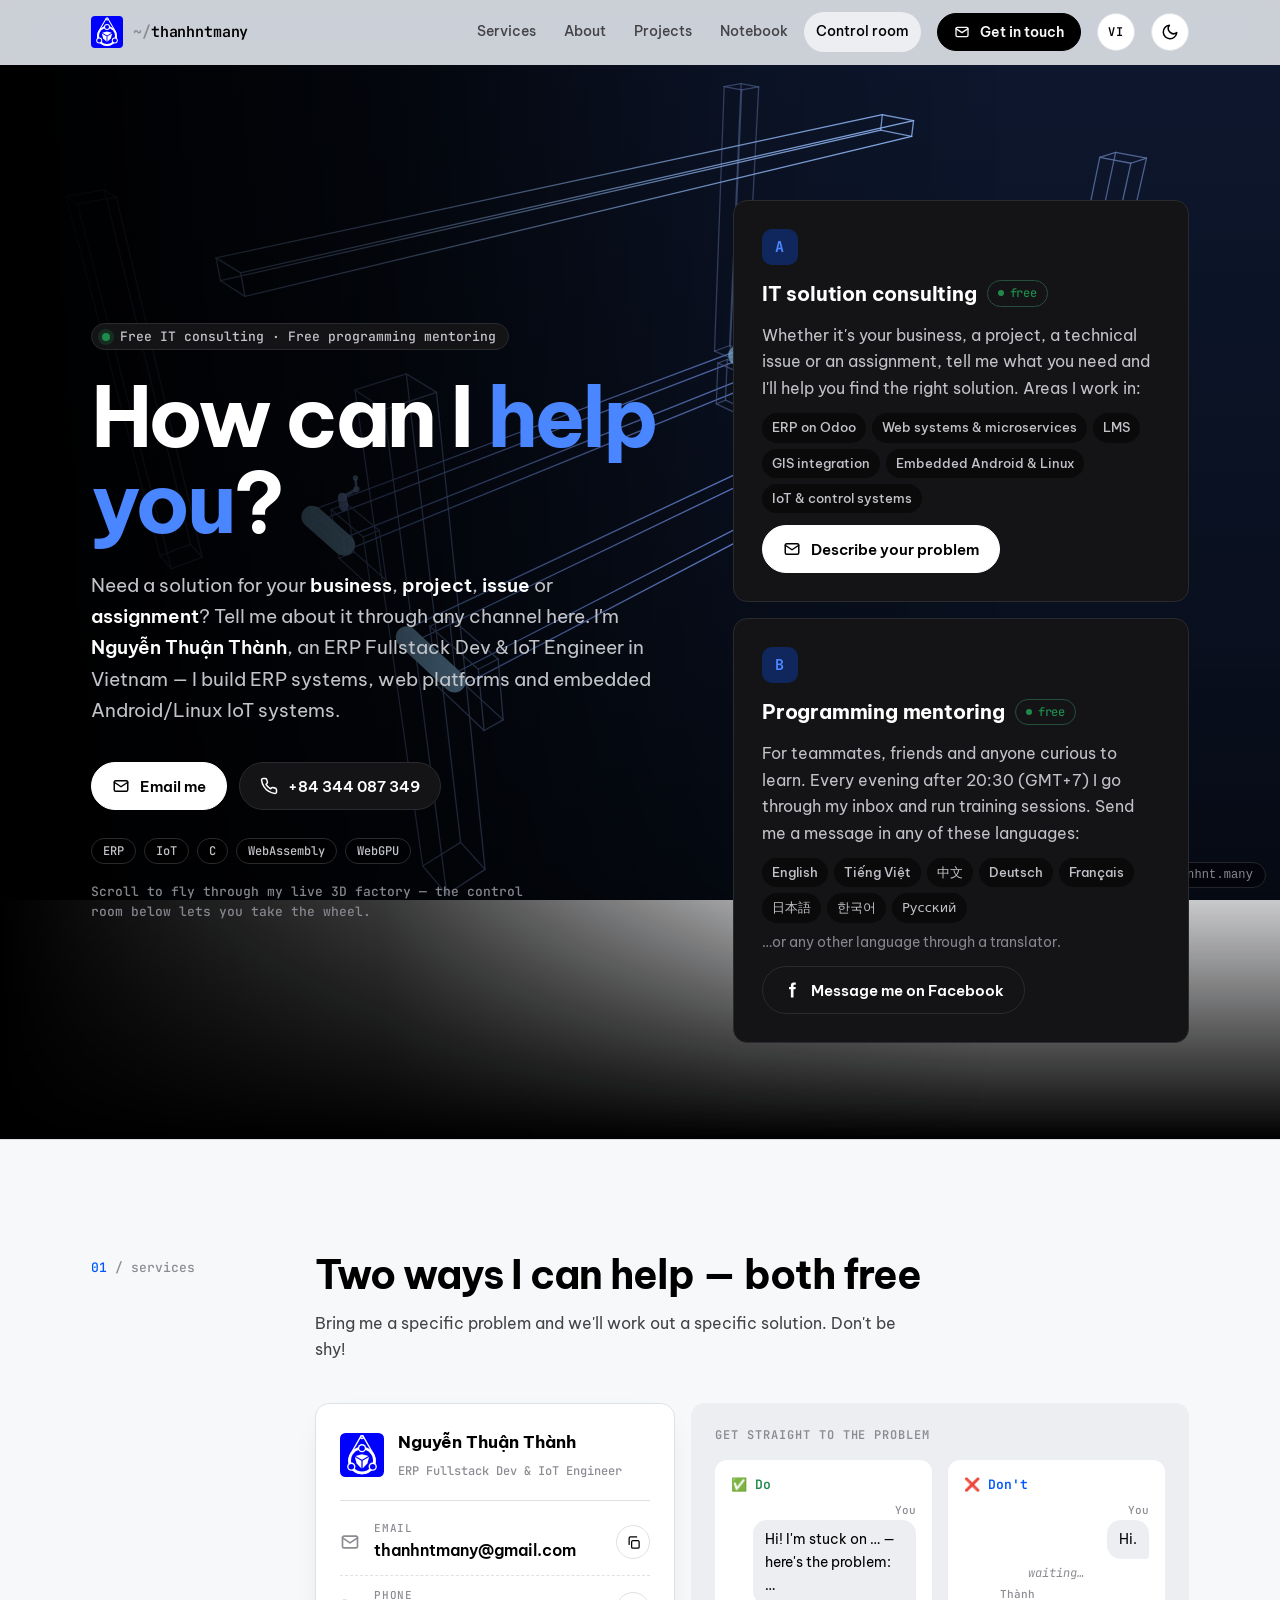
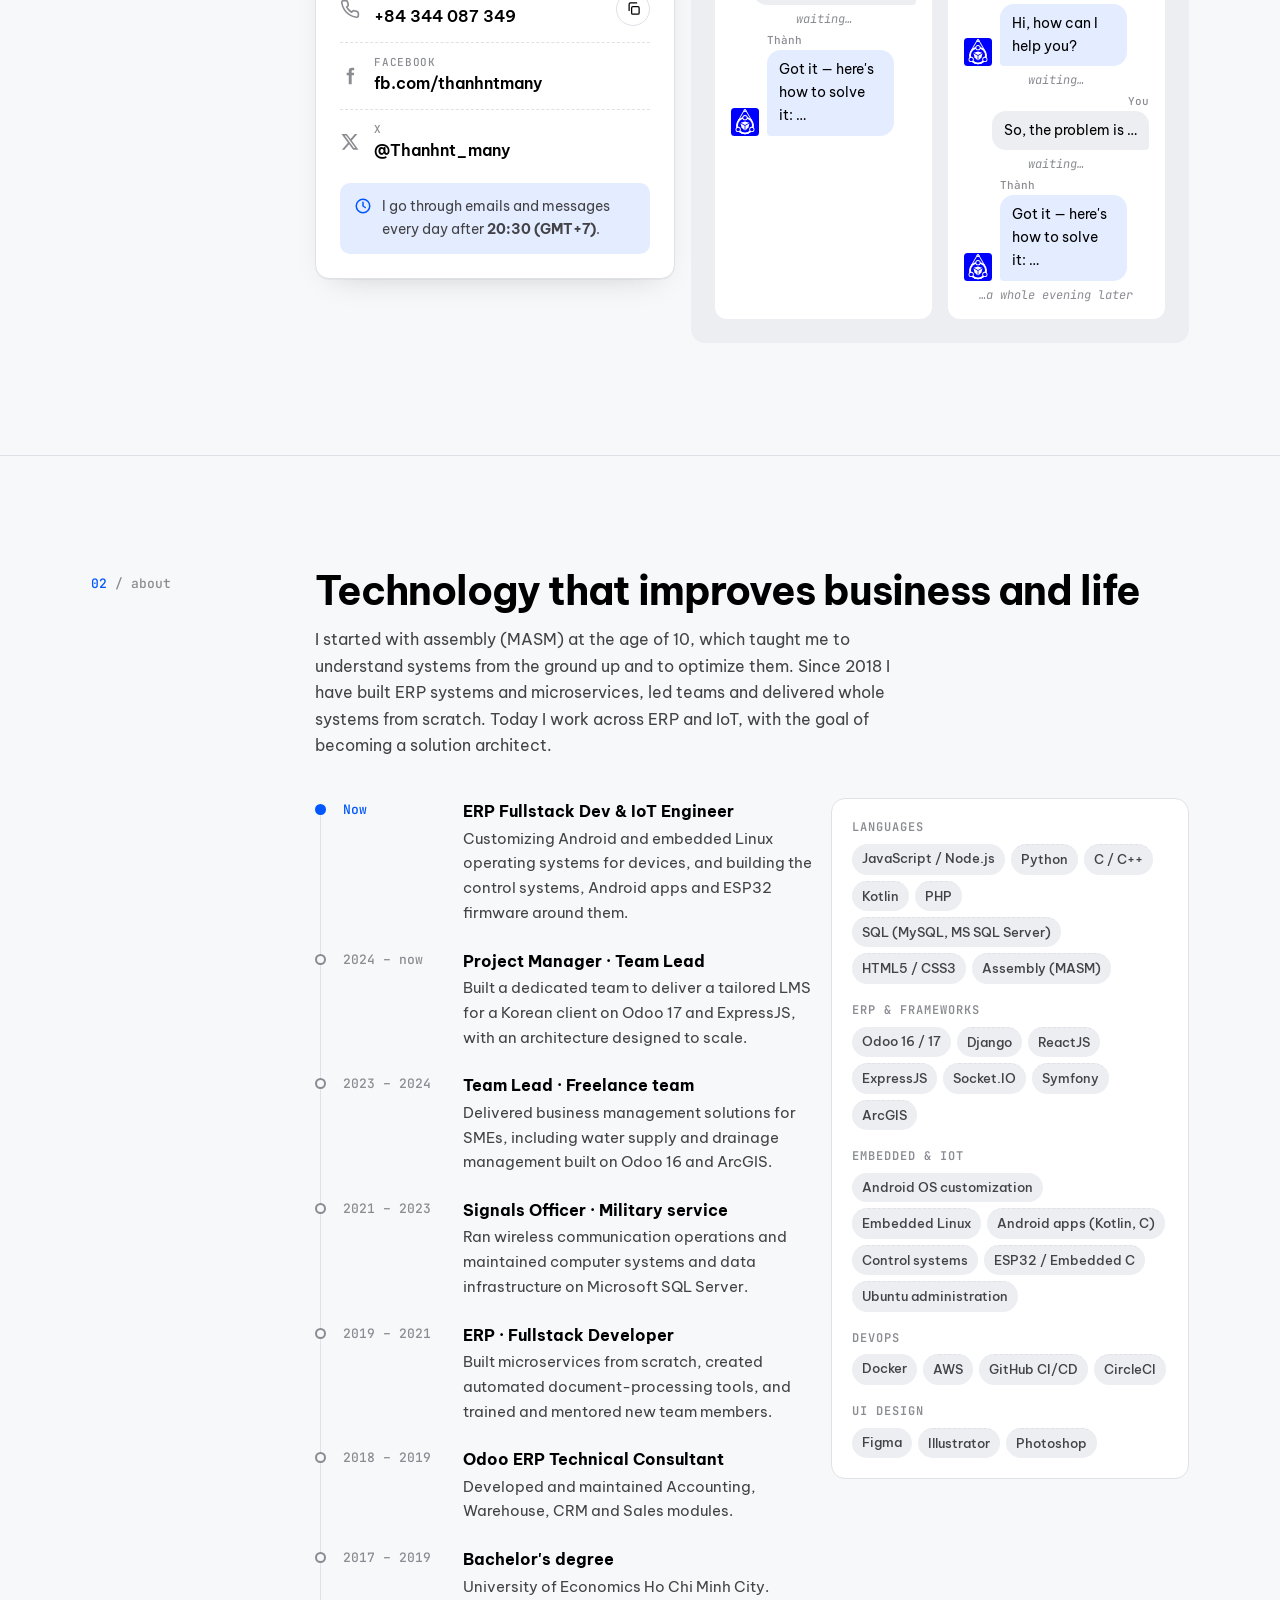
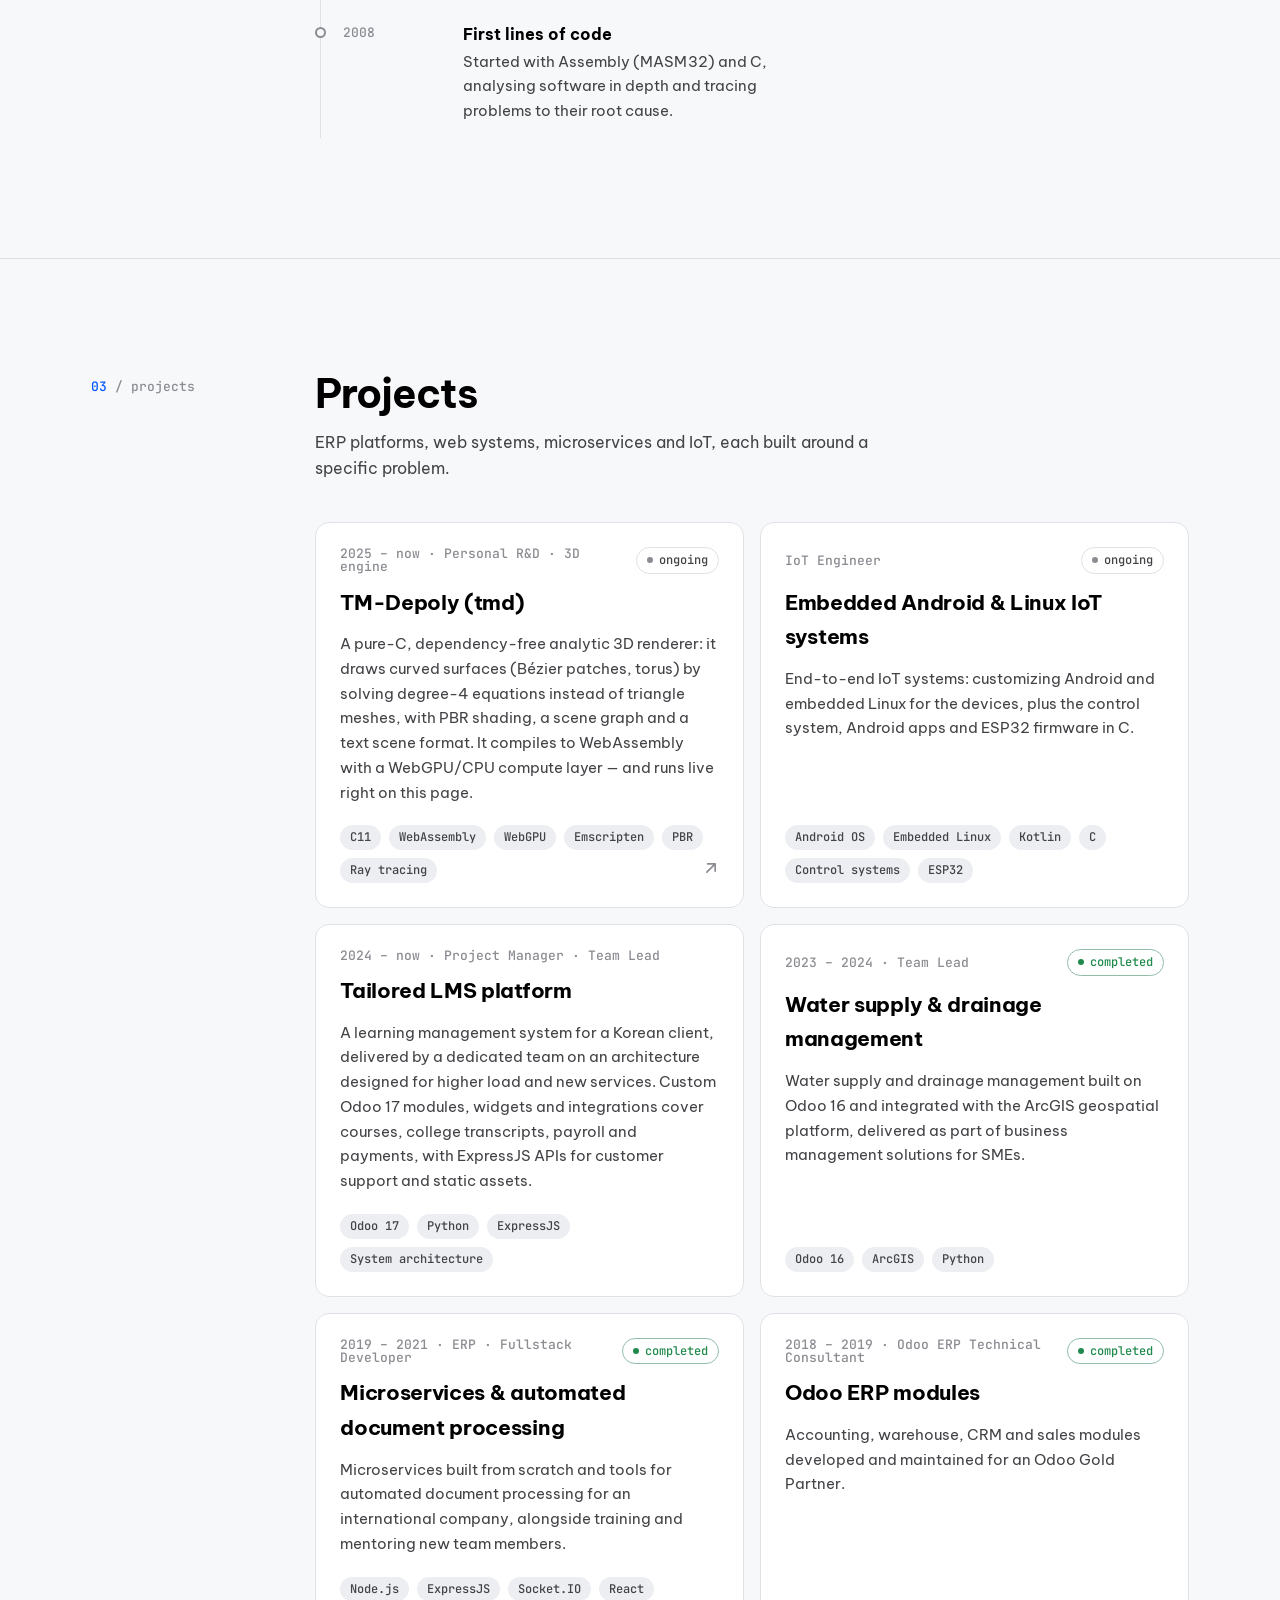
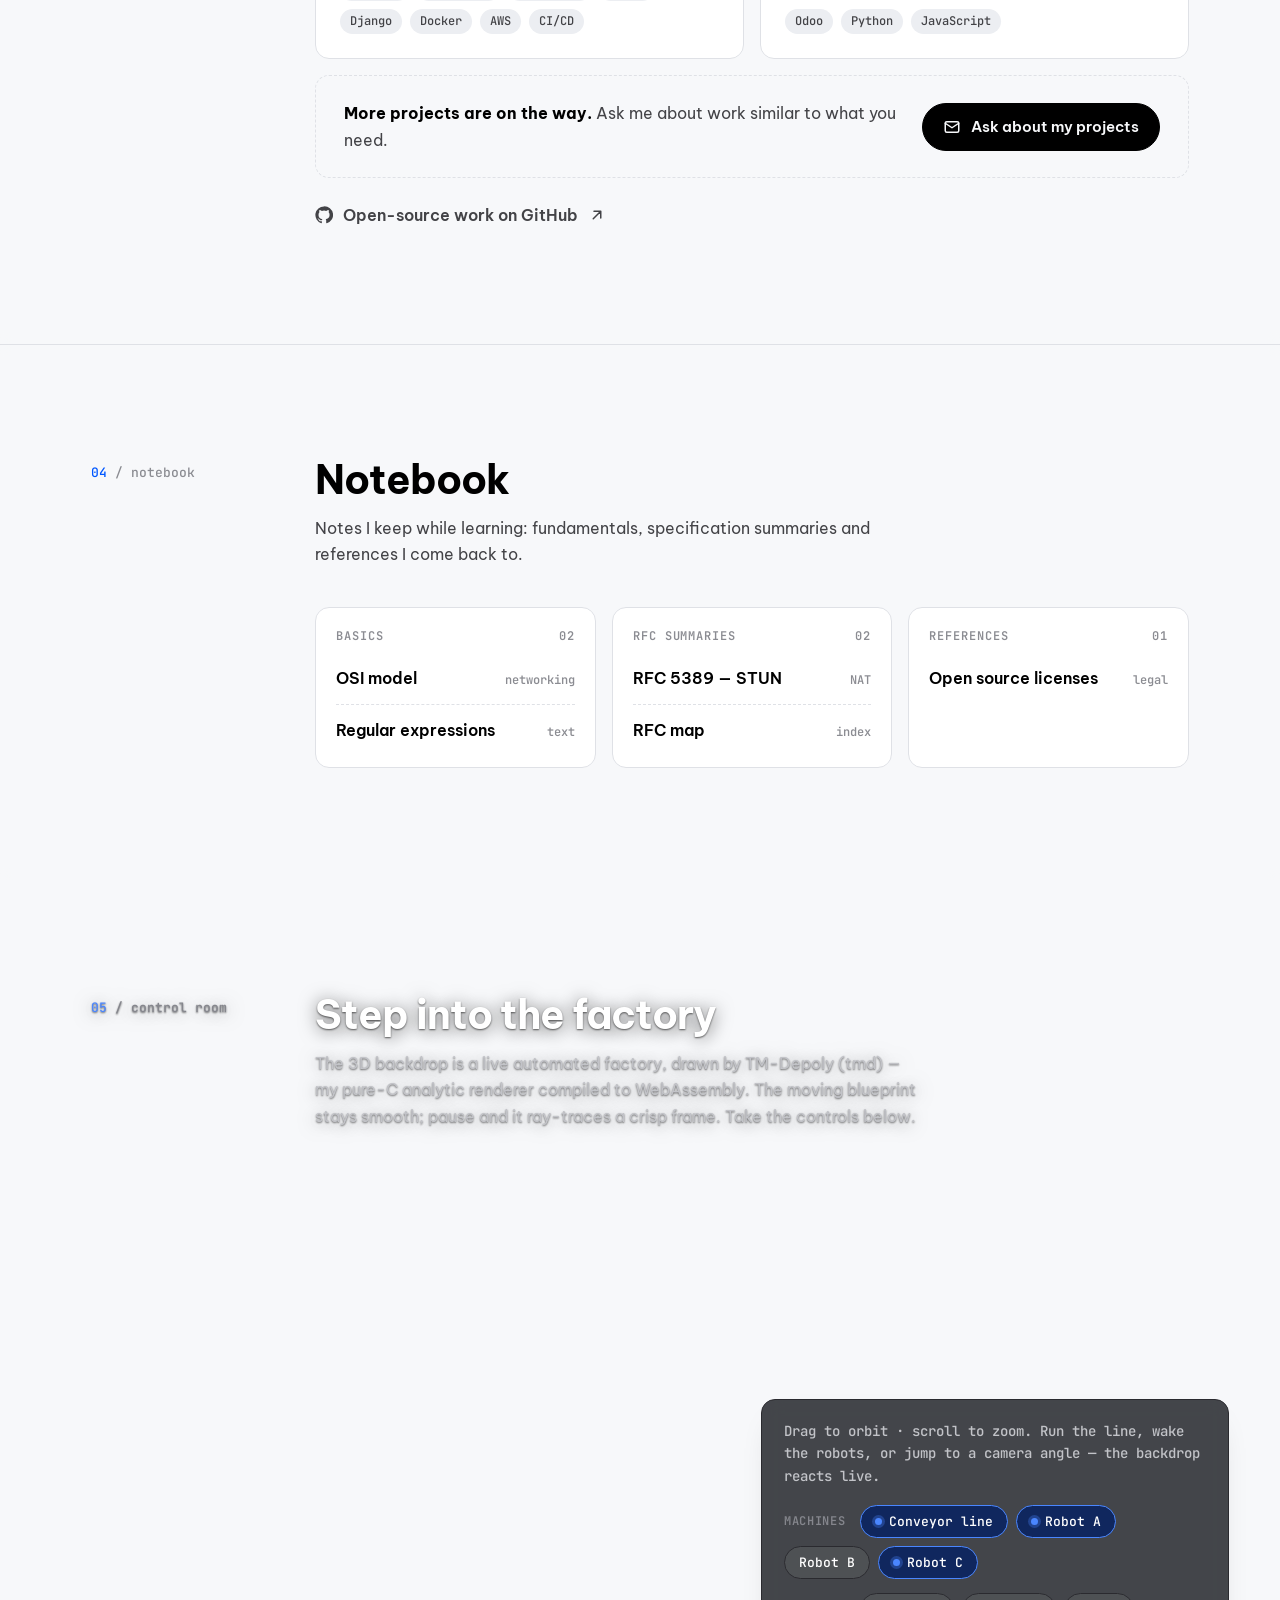
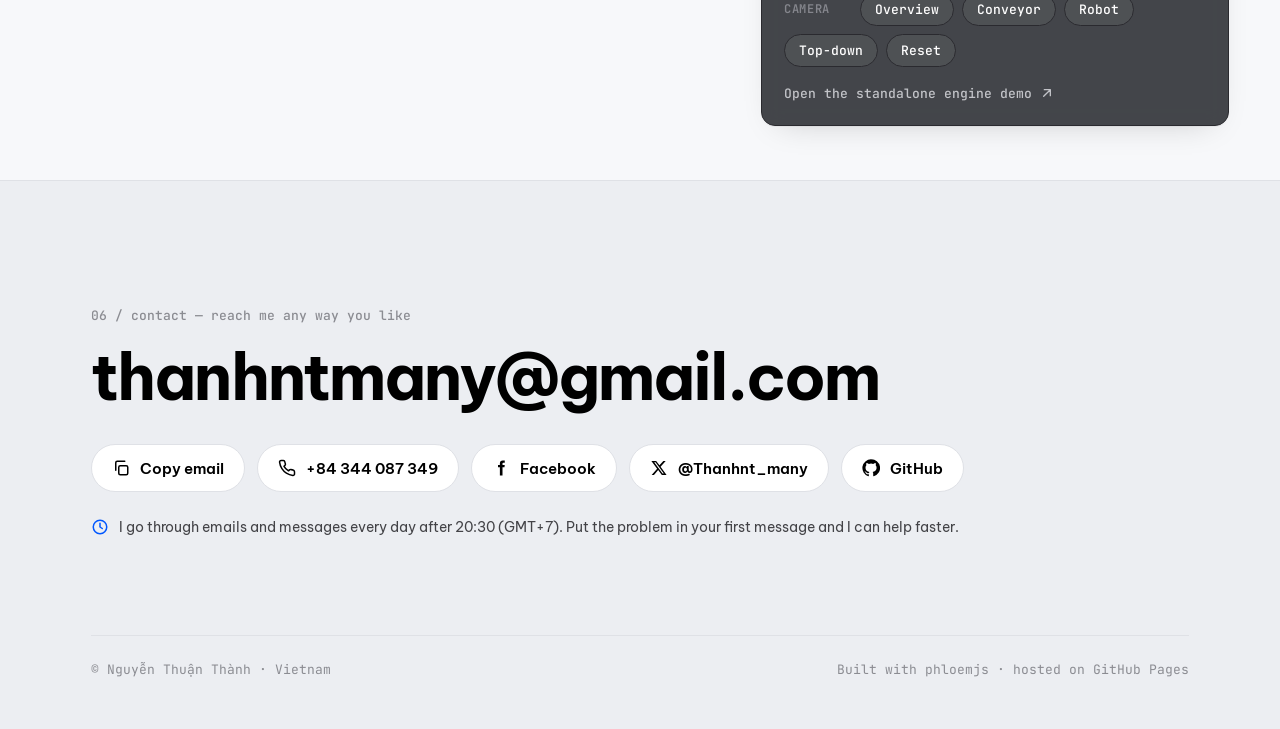
<file: index.html>
<!DOCTYPE html><html lang="en"><head><meta charset="UTF-8"><meta name="viewport" content="width=device-width, initial-scale=1.0"><title>Nguyễn Thuận Thành — ERP Fullstack Dev &amp; IoT Engineer</title><script type="importmap">{"imports": {"www/": "/"}}</script><script type="module" src="/phloe.mjs"></script><meta name="description" content="Nguyễn Thuận Thành — ERP Fullstack Dev & IoT Engineer in Vietnam. Free consulting on ERP (Odoo), web systems, microservices, embedded Android/Linux and IoT, plus free programming mentoring."><meta name="theme-color" content="#f7f8fa"><link rel="icon" href="/favicon.ico" sizes="any"><link rel="icon" type="image/svg+xml" href="/static/theme/static/logo.svg"><link rel="apple-touch-icon" href="/static/theme/static/apple-touch-icon.png"><link rel="canonical" href="https://thanhntmany.github.io/"><script>document.documentElement.lang="en";try{var t=localStorage.getItem("theme");if(t)document.documentElement.setAttribute("data-theme",t)}catch(e){}</script><link rel="preconnect" href="https://fonts.googleapis.com"><link rel="preconnect" href="https://fonts.gstatic.com" crossorigin><link rel="stylesheet" href="https://fonts.googleapis.com/css2?family=Be+Vietnam+Pro:wght@400;500;600;700&family=JetBrains+Mono:wght@400;500;600;700&display=swap"><link rel="stylesheet" href="/static/theme/static/main.css"><script type="module" src="/static/theme/main.mjs"></script></head><body><a class="skip" href="#main"><span data-i18n="common.skip">Skip to content</span></a>

<div id="bg3d" class="bg3d lab3d" do-active="/static/theme/cpn/lab3d.mjs" data-eager data-src="/tm-depoly/factory.html" data-title="TM-Depoly — automated robot factory (live 3D)" aria-hidden="true">
  <img class="lab3d-poster" src="/tm-depoly/poster.png" alt="" loading="eager" fetchpriority="high" width="900" height="600">
  <div class="lab3d-loader" aria-hidden="true"><span class="lab3d-spinner"></span><span><span data-i18n="lab.loading">Loading live 3D…</span></span></div>
</div>

<header class="topbar" do-active="/static/theme/cpn/topbar.mjs">
  <div class="wrap">
    <a class="brand" href="#top" aria-label="thanhntmany — home"><span class="brand-mark"><img class="logo" src="/static/theme/static/logo.svg" width="64" height="64" alt=""></span><span><span class="brand-tilde">~/</span>thanhntmany</span></a>
    <nav class="nav" aria-label="Sections" data-i18n-attr="aria-label:nav.sections">
      <a href="#services"><span data-i18n="nav.services">Services</span></a>
      <a href="#about"><span data-i18n="nav.about">About</span></a>
      <a href="#projects"><span data-i18n="nav.projects">Projects</span></a>
      <a href="#notebook"><span data-i18n="nav.notebook">Notebook</span></a>
      <a href="#lab"><span data-i18n="nav.lab">Control room</span></a>
    </nav>
    <a class="btn btn-primary btn-sm" href="#contact"><svg viewBox="0 0 24 24" fill="none" stroke="currentColor" stroke-width="2" stroke-linecap="round" stroke-linejoin="round" aria-hidden="true"><rect x="3" y="5" width="18" height="14" rx="2"/><path d="m3 7 9 6 9-6"/></svg><span><span data-i18n="common.cta">Get in touch</span></span></a>
    <a class="icon-btn lang-switch" href="/" lang="vi" aria-label="Tiếng Việt" title="Tiếng Việt" do-active="/static/theme/cpn/i18n.mjs">VI</a>
    <button class="icon-btn theme-toggle" type="button" aria-label="Toggle dark mode" data-i18n-attr="aria-label:common.themeToggle" do-active="/static/theme/cpn/theme-toggle.mjs"><svg class="i-moon" viewBox="0 0 24 24" fill="none" stroke="currentColor" stroke-width="2" stroke-linecap="round" stroke-linejoin="round" aria-hidden="true"><path d="M21 12.8A9 9 0 1 1 11.2 3a7 7 0 0 0 9.8 9.8Z"/></svg><svg class="i-sun" viewBox="0 0 24 24" fill="none" stroke="currentColor" stroke-width="2" stroke-linecap="round" stroke-linejoin="round" aria-hidden="true"><circle cx="12" cy="12" r="4"/><path d="M12 2v2M12 20v2M4.9 4.9l1.4 1.4M17.7 17.7l1.4 1.4M2 12h2M20 12h2M4.9 19.1l1.4-1.4M17.7 6.3l1.4-1.4"/></svg></button>
  </div>
</header>

<main id="main" do-active="/static/theme/cpn/reveal.mjs">
  <section class="hero" id="top">
    <div class="hero-scrim" aria-hidden="true"></div>
    <div class="wrap">
      <div class="hero-copy">
        <span class="eyebrow"><span class="dot"></span><span data-i18n="hero.eyebrow">Free IT consulting · Free programming mentoring</span></span>
        <h1><span data-i18n-html="hero.h1">How can I <span class="accent">help you</span>?</span></h1>
        <p class="lede"><span data-i18n-html="hero.lede">Need a solution for your <b>business</b>, <b>project</b>, <b>issue</b> or <b>assignment</b>? Tell me about it through any channel here. I'm <b>Nguyễn Thuận Thành</b>, an ERP Fullstack Dev &amp; IoT Engineer in Vietnam — I build ERP systems, web platforms and embedded Android/Linux IoT systems.</span></p>
        <div class="actions">
          <a class="btn btn-primary" href="mailto:thanhntmany@gmail.com"><svg viewBox="0 0 24 24" fill="none" stroke="currentColor" stroke-width="2" stroke-linecap="round" stroke-linejoin="round" aria-hidden="true"><rect x="3" y="5" width="18" height="14" rx="2"/><path d="m3 7 9 6 9-6"/></svg><span data-i18n="hero.email">Email me</span></a>
          <a class="btn" href="tel:+84344087349"><svg viewBox="0 0 24 24" fill="none" stroke="currentColor" stroke-width="2" stroke-linecap="round" stroke-linejoin="round" aria-hidden="true"><path d="M22 16.9v3a2 2 0 0 1-2.2 2 19.8 19.8 0 0 1-8.6-3.1 19.5 19.5 0 0 1-6-6A19.8 19.8 0 0 1 2.1 4.2 2 2 0 0 1 4.1 2h3a2 2 0 0 1 2 1.7c.1.9.4 1.8.7 2.7a2 2 0 0 1-.5 2.1L8 9.8a16 16 0 0 0 6 6l1.3-1.3a2 2 0 0 1 2.1-.4c.9.3 1.8.6 2.7.7a2 2 0 0 1 1.7 2z"/></svg>+84 344 087 349</a>
        </div>
        <ul class="hero-tech"><li><span data-i18n="hero.tech.0">ERP</span></li><li><span data-i18n="hero.tech.1">IoT</span></li><li><span data-i18n="hero.tech.2">C</span></li><li><span data-i18n="hero.tech.3">WebAssembly</span></li><li><span data-i18n="hero.tech.4">WebGPU</span></li></ul>
        <p class="hero-hint"><span data-i18n="hero.hint3d">Scroll to fly through my live 3D factory — the control room below lets you take the wheel.</span></p>
      </div>

      <div class="hero-aside">
          <div class="service reveal">
            <span class="service-num">A</span>
            <h3><span data-i18n="services.consulting.h3">IT solution consulting</span> <span class="status live"><span data-i18n="common.free">free</span></span></h3>
            <p><span data-i18n="services.consulting.p">Whether it's your business, a project, a technical issue or an assignment, tell me what you need and I'll help you find the right solution. Areas I work in:</span></p>
            <ul class="chips" aria-label="Areas" data-i18n-attr="aria-label:services.consulting.areasLabel"><li><span data-i18n="services.consulting.areas.0">ERP on Odoo</span></li><li><span data-i18n="services.consulting.areas.1">Web systems & microservices</span></li><li><span data-i18n="services.consulting.areas.2">LMS</span></li><li><span data-i18n="services.consulting.areas.3">GIS integration</span></li><li><span data-i18n="services.consulting.areas.4">Embedded Android & Linux</span></li><li><span data-i18n="services.consulting.areas.5">IoT & control systems</span></li></ul>
            <a class="btn btn-primary" href="mailto:thanhntmany@gmail.com?subject=Solution%20consulting"><svg viewBox="0 0 24 24" fill="none" stroke="currentColor" stroke-width="2" stroke-linecap="round" stroke-linejoin="round" aria-hidden="true"><rect x="3" y="5" width="18" height="14" rx="2"/><path d="m3 7 9 6 9-6"/></svg><span data-i18n="services.consulting.btn">Describe your problem</span></a>
          </div>
          <div class="service reveal">
            <span class="service-num">B</span>
            <h3><span data-i18n="services.mentoring.h3">Programming mentoring</span> <span class="status live"><span data-i18n="common.free">free</span></span></h3>
            <p><span data-i18n="services.mentoring.p">For teammates, friends and anyone curious to learn. Every evening after 20:30 (GMT+7) I go through my inbox and run training sessions. Send me a message in any of these languages:</span></p>
            <ul class="langs" aria-label="Languages I can reply in" data-i18n-attr="aria-label:services.mentoring.langsLabel"><li>English</li><li>Tiếng Việt</li><li>中文</li><li>Deutsch</li><li>Français</li><li>日本語</li><li>한국어</li><li>Русский</li></ul>
            <p class="service-fine"><span data-i18n="services.mentoring.fine">…or any other language through a translator.</span></p>
            <a class="btn" href="https://fb.com/thanhntmany" target="_blank" rel="noopener"><svg viewBox="0 0 24 24" fill="currentColor" aria-hidden="true"><path d="M14 8V6.2c0-.8.2-1.2 1.4-1.2H17V2h-2.6C11.6 2 10.5 3.4 10.5 5.9V8H8v3h2.5v11H14V11h2.6l.4-3z"/></svg><span data-i18n="services.mentoring.btn">Message me on Facebook</span></a>
          </div>
      </div>
    </div>
  </section>

  <section class="section" id="services">
    <div class="wrap">
      <div class="section-head reveal">
        <div class="section-num"><b>01</b> / <span data-i18n="num.services">services</span></div>
        <div>
          <h2><span data-i18n="services.h2">Two ways I can help — both free</span></h2>
          <p class="section-sub"><span data-i18n="services.sub">Bring me a specific problem and we'll work out a specific solution. Don't be shy!</span></p>
        </div>
      </div>
      <div class="section-body">
        <div class="service-row">
          <aside class="reach reveal" id="contact-card" aria-label="Contact" data-i18n-attr="aria-label:hero.contact">
            <div class="reach-head">
              <span class="brand-mark"><img class="logo" src="/static/theme/static/logo.svg" width="64" height="64" alt=""></span>
              <div><b>Nguyễn Thuận Thành</b><small>ERP Fullstack Dev &amp; IoT Engineer</small></div>
            </div>
            <ul class="channels">
              <li><a href="mailto:thanhntmany@gmail.com"><svg viewBox="0 0 24 24" fill="none" stroke="currentColor" stroke-width="2" stroke-linecap="round" stroke-linejoin="round" aria-hidden="true"><rect x="3" y="5" width="18" height="14" rx="2"/><path d="m3 7 9 6 9-6"/></svg><span><small><span data-i18n="channel.0.label">Email</span></small>thanhntmany@gmail.com</span></a><button class="icon-btn" type="button" aria-label="Copy email" data-copy="thanhntmany@gmail.com" data-copied="Copied" do-active="/static/theme/cpn/copy.mjs"><svg viewBox="0 0 24 24" fill="none" stroke="currentColor" stroke-width="2" stroke-linecap="round" stroke-linejoin="round" aria-hidden="true"><rect x="9" y="9" width="12" height="12" rx="2"/><path d="M5 15V5a2 2 0 0 1 2-2h10"/></svg></button></li>
              <li><a href="tel:+84344087349"><svg viewBox="0 0 24 24" fill="none" stroke="currentColor" stroke-width="2" stroke-linecap="round" stroke-linejoin="round" aria-hidden="true"><path d="M22 16.9v3a2 2 0 0 1-2.2 2 19.8 19.8 0 0 1-8.6-3.1 19.5 19.5 0 0 1-6-6A19.8 19.8 0 0 1 2.1 4.2 2 2 0 0 1 4.1 2h3a2 2 0 0 1 2 1.7c.1.9.4 1.8.7 2.7a2 2 0 0 1-.5 2.1L8 9.8a16 16 0 0 0 6 6l1.3-1.3a2 2 0 0 1 2.1-.4c.9.3 1.8.6 2.7.7a2 2 0 0 1 1.7 2z"/></svg><span><small><span data-i18n="channel.1.label">Phone</span></small>+84 344 087 349</span></a><button class="icon-btn" type="button" aria-label="Copy phone" data-copy="+84 344 087 349" data-copied="Copied" do-active="/static/theme/cpn/copy.mjs"><svg viewBox="0 0 24 24" fill="none" stroke="currentColor" stroke-width="2" stroke-linecap="round" stroke-linejoin="round" aria-hidden="true"><rect x="9" y="9" width="12" height="12" rx="2"/><path d="M5 15V5a2 2 0 0 1 2-2h10"/></svg></button></li>
              <li><a href="https://fb.com/thanhntmany" target="_blank" rel="noopener"><svg viewBox="0 0 24 24" fill="currentColor" aria-hidden="true"><path d="M14 8V6.2c0-.8.2-1.2 1.4-1.2H17V2h-2.6C11.6 2 10.5 3.4 10.5 5.9V8H8v3h2.5v11H14V11h2.6l.4-3z"/></svg><span><small><span data-i18n="channel.2.label">Facebook</span></small>fb.com/thanhntmany</span></a></li>
              <li><a href="https://twitter.com/Thanhnt_many" target="_blank" rel="noopener"><svg viewBox="0 0 24 24" fill="currentColor" aria-hidden="true"><path d="M17.8 2.5h3.1l-6.8 7.8 8 10.9h-6.3l-4.9-6.4-5.6 6.4H2.2l7.3-8.3L1.8 2.5h6.4l4.4 5.9zm-1.1 16.8h1.7L7.4 4.3H5.6z"/></svg><span><small><span data-i18n="channel.3.label">X</span></small>@Thanhnt_many</span></a></li>
            </ul>
            <p class="reach-note"><svg viewBox="0 0 24 24" fill="none" stroke="currentColor" stroke-width="2" stroke-linecap="round" stroke-linejoin="round" aria-hidden="true"><circle cx="12" cy="12" r="9"/><path d="M12 7v5l3 2"/></svg><span><span data-i18n-html="hero.note">I go through emails and messages every day after <b>20:30 (GMT+7)</b>.</span></span></p>
          </aside>

          <div class="focus reveal">
          <h3><span data-i18n="services.focus.h3">Get straight to the problem</span></h3>
          <div class="chats">
            <div class="chat chat-do">
              <p class="chat-label"><span data-i18n="services.focus.do">✅ Do</span></p>
              <div class="msg-row you"><div><small class="who"><span data-i18n="services.focus.you">You</span></small><p class="msg you"><span data-i18n="services.focus.doAsk">Hi! I'm stuck on … — here's the problem: …</span></p></div></div>
              <p class="wait"><span data-i18n="services.focus.wait">waiting…</span></p>
              <div class="msg-row me"><span class="avatar"><img class="logo" src="/static/theme/static/logo.svg" width="64" height="64" alt=""></span><div><small class="who"><span data-i18n="services.focus.me">Thành</span></small><p class="msg me"><span data-i18n="services.focus.answer">Got it — here's how to solve it: …</span></p></div></div>
            </div>
            <div class="chat chat-dont">
              <p class="chat-label"><span data-i18n="services.focus.dont">❌ Don't</span></p>
              <div class="msg-row you"><div><small class="who"><span data-i18n="services.focus.you">You</span></small><p class="msg you"><span data-i18n="services.focus.hi">Hi.</span></p></div></div>
              <p class="wait"><span data-i18n="services.focus.wait">waiting…</span></p>
              <div class="msg-row me"><span class="avatar"><img class="logo" src="/static/theme/static/logo.svg" width="64" height="64" alt=""></span><div><small class="who"><span data-i18n="services.focus.me">Thành</span></small><p class="msg me"><span data-i18n="services.focus.hiBack">Hi, how can I help you?</span></p></div></div>
              <p class="wait"><span data-i18n="services.focus.wait">waiting…</span></p>
              <div class="msg-row you"><div><small class="who"><span data-i18n="services.focus.you">You</span></small><p class="msg you"><span data-i18n="services.focus.late">So, the problem is …</span></p></div></div>
              <p class="wait"><span data-i18n="services.focus.wait">waiting…</span></p>
              <div class="msg-row me"><span class="avatar"><img class="logo" src="/static/theme/static/logo.svg" width="64" height="64" alt=""></span><div><small class="who"><span data-i18n="services.focus.me">Thành</span></small><p class="msg me"><span data-i18n="services.focus.answer">Got it — here's how to solve it: …</span></p></div></div>
              <p class="wait"><span data-i18n="services.focus.evening">…a whole evening later</span></p>
            </div>
          </div>
          </div>
        </div>
      </div>
    </div>
  </section>

  <section class="section" id="about">
    <div class="wrap">
      <div class="section-head reveal">
        <div class="section-num"><b>02</b> / <span data-i18n="num.about">about</span></div>
        <div>
          <h2><span data-i18n="about.h2">Technology that improves business and life</span></h2>
          <p class="section-sub"><span data-i18n="about.sub">I started with assembly (MASM) at the age of 10, which taught me to understand systems from the ground up and to optimize them. Since 2018 I have built ERP systems and microservices, led teams and delivered whole systems from scratch. Today I work across ERP and IoT, with the goal of becoming a solution architect.</span></p>
        </div>
      </div>
      <div class="section-body">
        <div class="about">
          <ol class="timeline reveal">
            <li><span class="tl-when"><span data-i18n="about.timeline.0.when">Now</span></span><div><b><span data-i18n="about.timeline.0.role">ERP Fullstack Dev & IoT Engineer</span></b><p><span data-i18n="about.timeline.0.what">Customizing Android and embedded Linux operating systems for devices, and building the control systems, Android apps and ESP32 firmware around them.</span></p></div></li>
            <li><span class="tl-when"><span data-i18n="about.timeline.1.when">2024 – now</span></span><div><b><span data-i18n="about.timeline.1.role">Project Manager · Team Lead</span></b><p><span data-i18n="about.timeline.1.what">Built a dedicated team to deliver a tailored LMS for a Korean client on Odoo 17 and ExpressJS, with an architecture designed to scale.</span></p></div></li>
            <li><span class="tl-when"><span data-i18n="about.timeline.2.when">2023 – 2024</span></span><div><b><span data-i18n="about.timeline.2.role">Team Lead · Freelance team</span></b><p><span data-i18n="about.timeline.2.what">Delivered business management solutions for SMEs, including water supply and drainage management built on Odoo 16 and ArcGIS.</span></p></div></li>
            <li><span class="tl-when"><span data-i18n="about.timeline.3.when">2021 – 2023</span></span><div><b><span data-i18n="about.timeline.3.role">Signals Officer · Military service</span></b><p><span data-i18n="about.timeline.3.what">Ran wireless communication operations and maintained computer systems and data infrastructure on Microsoft SQL Server.</span></p></div></li>
            <li><span class="tl-when"><span data-i18n="about.timeline.4.when">2019 – 2021</span></span><div><b><span data-i18n="about.timeline.4.role">ERP · Fullstack Developer</span></b><p><span data-i18n="about.timeline.4.what">Built microservices from scratch, created automated document-processing tools, and trained and mentored new team members.</span></p></div></li>
            <li><span class="tl-when"><span data-i18n="about.timeline.5.when">2018 – 2019</span></span><div><b><span data-i18n="about.timeline.5.role">Odoo ERP Technical Consultant</span></b><p><span data-i18n="about.timeline.5.what">Developed and maintained Accounting, Warehouse, CRM and Sales modules.</span></p></div></li>
            <li><span class="tl-when"><span data-i18n="about.timeline.6.when">2017 – 2019</span></span><div><b><span data-i18n="about.timeline.6.role">Bachelor's degree</span></b><p><span data-i18n="about.timeline.6.what">University of Economics Ho Chi Minh City.</span></p></div></li>
            <li><span class="tl-when"><span data-i18n="about.timeline.7.when">2008</span></span><div><b><span data-i18n="about.timeline.7.role">First lines of code</span></b><p><span data-i18n="about.timeline.7.what">Started with Assembly (MASM32) and C, analysing software in depth and tracing problems to their root cause.</span></p></div></li>
          </ol>
          <div class="shelf skills reveal">
            <h3><span data-i18n="about.skills.0.group">Languages</span></h3><ul class="chips"><li><span data-i18n="about.skills.0.item.0">JavaScript / Node.js</span></li><li><span data-i18n="about.skills.0.item.1">Python</span></li><li><span data-i18n="about.skills.0.item.2">C / C++</span></li><li><span data-i18n="about.skills.0.item.3">Kotlin</span></li><li><span data-i18n="about.skills.0.item.4">PHP</span></li><li><span data-i18n="about.skills.0.item.5">SQL (MySQL, MS SQL Server)</span></li><li><span data-i18n="about.skills.0.item.6">HTML5 / CSS3</span></li><li><span data-i18n="about.skills.0.item.7">Assembly (MASM)</span></li></ul>
            <h3><span data-i18n="about.skills.1.group">ERP & frameworks</span></h3><ul class="chips"><li><span data-i18n="about.skills.1.item.0">Odoo 16 / 17</span></li><li><span data-i18n="about.skills.1.item.1">Django</span></li><li><span data-i18n="about.skills.1.item.2">ReactJS</span></li><li><span data-i18n="about.skills.1.item.3">ExpressJS</span></li><li><span data-i18n="about.skills.1.item.4">Socket.IO</span></li><li><span data-i18n="about.skills.1.item.5">Symfony</span></li><li><span data-i18n="about.skills.1.item.6">ArcGIS</span></li></ul>
            <h3><span data-i18n="about.skills.2.group">Embedded & IoT</span></h3><ul class="chips"><li><span data-i18n="about.skills.2.item.0">Android OS customization</span></li><li><span data-i18n="about.skills.2.item.1">Embedded Linux</span></li><li><span data-i18n="about.skills.2.item.2">Android apps (Kotlin, C)</span></li><li><span data-i18n="about.skills.2.item.3">Control systems</span></li><li><span data-i18n="about.skills.2.item.4">ESP32 / Embedded C</span></li><li><span data-i18n="about.skills.2.item.5">Ubuntu administration</span></li></ul>
            <h3><span data-i18n="about.skills.3.group">DevOps</span></h3><ul class="chips"><li><span data-i18n="about.skills.3.item.0">Docker</span></li><li><span data-i18n="about.skills.3.item.1">AWS</span></li><li><span data-i18n="about.skills.3.item.2">GitHub CI/CD</span></li><li><span data-i18n="about.skills.3.item.3">CircleCI</span></li></ul>
            <h3><span data-i18n="about.skills.4.group">UI design</span></h3><ul class="chips"><li><span data-i18n="about.skills.4.item.0">Figma</span></li><li><span data-i18n="about.skills.4.item.1">Illustrator</span></li><li><span data-i18n="about.skills.4.item.2">Photoshop</span></li></ul>
          </div>
        </div>
      </div>
    </div>
  </section>

  <section class="section" id="projects">
    <div class="wrap">
      <div class="section-head reveal">
        <div class="section-num"><b>03</b> / <span data-i18n="num.projects">projects</span></div>
        <div>
          <h2><span data-i18n="projects.h2">Projects</span></h2>
          <p class="section-sub"><span data-i18n="projects.sub">ERP platforms, web systems, microservices and IoT, each built around a specific problem.</span></p>
        </div>
      </div>
      <div class="section-body">
        <div class="cards">
          <a class="card reveal" href="/tm-depoly/" target="_blank" rel="noopener">
            <div class="card-top"><span class="card-path"><span data-i18n="proj.0.path">2025 – now · Personal R&D · 3D engine</span></span><span class="status "><span data-i18n="proj.0.status">ongoing</span></span></div>
            <h3><span data-i18n="proj.0.name">TM-Depoly (tmd)</span></h3>
            <p><span data-i18n="proj.0.summary">A pure-C, dependency-free analytic 3D renderer: it draws curved surfaces (Bézier patches, torus) by solving degree-4 equations instead of triangle meshes, with PBR shading, a scene graph and a text scene format. It compiles to WebAssembly with a WebGPU/CPU compute layer — and runs live right on this page.</span></p>
            <div class="card-foot"><span class="tag">C11</span><span class="tag">WebAssembly</span><span class="tag">WebGPU</span><span class="tag">Emscripten</span><span class="tag">PBR</span><span class="tag">Ray tracing</span></div>
            <span class="card-arrow"><svg width="20" height="20" viewBox="0 0 24 24" fill="none" stroke="currentColor" stroke-width="2" stroke-linecap="round" stroke-linejoin="round" aria-hidden="true"><path d="M7 17 17 7M8 7h9v9"/></svg></span>
          </a>
          <div class="card reveal">
            <div class="card-top"><span class="card-path"><span data-i18n="proj.1.path">IoT Engineer</span></span><span class="status "><span data-i18n="proj.1.status">ongoing</span></span></div>
            <h3><span data-i18n="proj.1.name">Embedded Android & Linux IoT systems</span></h3>
            <p><span data-i18n="proj.1.summary">End-to-end IoT systems: customizing Android and embedded Linux for the devices, plus the control system, Android apps and ESP32 firmware in C.</span></p>
            <div class="card-foot"><span class="tag">Android OS</span><span class="tag">Embedded Linux</span><span class="tag">Kotlin</span><span class="tag">C</span><span class="tag">Control systems</span><span class="tag">ESP32</span></div>
          </div>
          <div class="card reveal">
            <div class="card-top"><span class="card-path"><span data-i18n="proj.2.path">2024 – now · Project Manager · Team Lead</span></span></div>
            <h3><span data-i18n="proj.2.name">Tailored LMS platform</span></h3>
            <p><span data-i18n="proj.2.summary">A learning management system for a Korean client, delivered by a dedicated team on an architecture designed for higher load and new services. Custom Odoo 17 modules, widgets and integrations cover courses, college transcripts, payroll and payments, with ExpressJS APIs for customer support and static assets.</span></p>
            <div class="card-foot"><span class="tag">Odoo 17</span><span class="tag">Python</span><span class="tag">ExpressJS</span><span class="tag">System architecture</span></div>
          </div>
          <div class="card reveal">
            <div class="card-top"><span class="card-path"><span data-i18n="proj.3.path">2023 – 2024 · Team Lead</span></span><span class="status live"><span data-i18n="proj.3.status">completed</span></span></div>
            <h3><span data-i18n="proj.3.name">Water supply & drainage management</span></h3>
            <p><span data-i18n="proj.3.summary">Water supply and drainage management built on Odoo 16 and integrated with the ArcGIS geospatial platform, delivered as part of business management solutions for SMEs.</span></p>
            <div class="card-foot"><span class="tag">Odoo 16</span><span class="tag">ArcGIS</span><span class="tag">Python</span></div>
          </div>
          <div class="card reveal">
            <div class="card-top"><span class="card-path"><span data-i18n="proj.4.path">2019 – 2021 · ERP · Fullstack Developer</span></span><span class="status live"><span data-i18n="proj.4.status">completed</span></span></div>
            <h3><span data-i18n="proj.4.name">Microservices & automated document processing</span></h3>
            <p><span data-i18n="proj.4.summary">Microservices built from scratch and tools for automated document processing for an international company, alongside training and mentoring new team members.</span></p>
            <div class="card-foot"><span class="tag">Node.js</span><span class="tag">ExpressJS</span><span class="tag">Socket.IO</span><span class="tag">React</span><span class="tag">Django</span><span class="tag">Docker</span><span class="tag">AWS</span><span class="tag">CI/CD</span></div>
          </div>
          <div class="card reveal">
            <div class="card-top"><span class="card-path"><span data-i18n="proj.5.path">2018 – 2019 · Odoo ERP Technical Consultant</span></span><span class="status live"><span data-i18n="proj.5.status">completed</span></span></div>
            <h3><span data-i18n="proj.5.name">Odoo ERP modules</span></h3>
            <p><span data-i18n="proj.5.summary">Accounting, warehouse, CRM and sales modules developed and maintained for an Odoo Gold Partner.</span></p>
            <div class="card-foot"><span class="tag">Odoo</span><span class="tag">Python</span><span class="tag">JavaScript</span></div>
          </div>
        </div>
        <div class="updating reveal">
          <p><span data-i18n-html="projects.more"><b>More projects are on the way.</b> Ask me about work similar to what you need.</span></p>
          <a class="btn btn-primary" href="mailto:thanhntmany@gmail.com?subject=Your%20projects"><svg viewBox="0 0 24 24" fill="none" stroke="currentColor" stroke-width="2" stroke-linecap="round" stroke-linejoin="round" aria-hidden="true"><rect x="3" y="5" width="18" height="14" rx="2"/><path d="m3 7 9 6 9-6"/></svg><span data-i18n="projects.btn">Ask about my projects</span></a>
        </div>
        <a class="more reveal" href="https://github.com/thanhntmany?tab=repositories" target="_blank" rel="noopener"><svg viewBox="0 0 24 24" fill="currentColor" aria-hidden="true"><path d="M12 .5a11.5 11.5 0 0 0-3.64 22.41c.58.1.79-.25.79-.56v-2c-3.2.7-3.88-1.37-3.88-1.37-.52-1.33-1.28-1.69-1.28-1.69-1.05-.71.08-.7.08-.7 1.16.08 1.77 1.19 1.77 1.19 1.03 1.77 2.7 1.26 3.36.96.1-.75.4-1.26.73-1.55-2.55-.29-5.24-1.28-5.24-5.69 0-1.26.45-2.29 1.19-3.1-.12-.29-.52-1.46.11-3.05 0 0 .97-.31 3.17 1.18a11 11 0 0 1 5.78 0c2.2-1.49 3.17-1.18 3.17-1.18.63 1.59.23 2.76.11 3.05.74.81 1.19 1.84 1.19 3.1 0 4.42-2.7 5.39-5.26 5.68.41.36.78 1.06.78 2.14v3.17c0 .31.21.67.8.56A11.5 11.5 0 0 0 12 .5Z"/></svg><span data-i18n="projects.github">Open-source work on GitHub</span><svg width="20" height="20" viewBox="0 0 24 24" fill="none" stroke="currentColor" stroke-width="2" stroke-linecap="round" stroke-linejoin="round" aria-hidden="true"><path d="M7 17 17 7M8 7h9v9"/></svg></a>
      </div>
    </div>
  </section>

  <section class="section" id="notebook">
    <div class="wrap">
      <div class="section-head reveal">
        <div class="section-num"><b>04</b> / <span data-i18n="num.notebook">notebook</span></div>
        <div>
          <h2><span data-i18n="notebook.h2">Notebook</span></h2>
          <p class="section-sub"><span data-i18n="notebook.sub">Notes I keep while learning: fundamentals, specification summaries and references I come back to.</span></p>
        </div>
      </div>
      <div class="section-body">
        <div class="index">
          <div class="shelf reveal">
            <h3><span data-i18n="notebook.shelves.0.title">Basics</span> <span>02</span></h3>
            <ul>
              <li><a href="https://github.com/thanhntmany/thanhntmany.github.io/tree/main/notebook/basic/OSI-OpenSystemsInterconnection" target="_blank" rel="noopener"><span><span data-i18n="notebook.shelves.0.name.0">OSI model</span></span><small><span data-i18n="notebook.shelves.0.topic.0">networking</span></small></a></li>
              <li><a href="https://github.com/thanhntmany/thanhntmany.github.io/tree/main/notebook/basic/regex" target="_blank" rel="noopener"><span><span data-i18n="notebook.shelves.0.name.1">Regular expressions</span></span><small><span data-i18n="notebook.shelves.0.topic.1">text</span></small></a></li>
            </ul>
          </div>
          <div class="shelf reveal">
            <h3><span data-i18n="notebook.shelves.1.title">RFC summaries</span> <span>02</span></h3>
            <ul>
              <li><a href="https://github.com/thanhntmany/thanhntmany.github.io/tree/main/notebook/summary/rfc/rfc5389" target="_blank" rel="noopener"><span><span data-i18n="notebook.shelves.1.name.0">RFC 5389 — STUN</span></span><small><span data-i18n="notebook.shelves.1.topic.0">NAT</span></small></a></li>
              <li><a href="https://github.com/thanhntmany/thanhntmany.github.io/tree/main/notebook/summary/rfc" target="_blank" rel="noopener"><span><span data-i18n="notebook.shelves.1.name.1">RFC map</span></span><small><span data-i18n="notebook.shelves.1.topic.1">index</span></small></a></li>
            </ul>
          </div>
          <div class="shelf reveal">
            <h3><span data-i18n="notebook.shelves.2.title">References</span> <span>01</span></h3>
            <ul>
              <li><a href="https://github.com/thanhntmany/thanhntmany.github.io/tree/main/notebook/open-source-license" target="_blank" rel="noopener"><span><span data-i18n="notebook.shelves.2.name.0">Open source licenses</span></span><small><span data-i18n="notebook.shelves.2.topic.0">legal</span></small></a></li>
            </ul>
          </div>
        </div>
      </div>
    </div>
  </section>

  <section class="section control" id="lab" do-active="/static/theme/cpn/factory-controls.mjs">
    <div class="wrap">
      <div class="section-head reveal">
        <div class="section-num"><b>05</b> / <span data-i18n="num.lab">control room</span></div>
        <div>
          <h2><span data-i18n="lab.h2">Step into the factory</span></h2>
          <p class="section-sub"><span data-i18n="lab.sub">The 3D backdrop is a live automated factory, drawn by TM-Depoly (tmd) — my pure-C analytic renderer compiled to WebAssembly. The moving blueprint stays smooth; pause and it ray-traces a crisp frame. Take the controls below.</span></p>
        </div>
      </div>
    </div>
    <div class="control-panel reveal">
      <p class="control-hint"><span data-i18n-html="control.hint">Drag to orbit · scroll to zoom. Run the line, wake the robots, or jump to a camera angle — the backdrop reacts live.</span></p>
      <div class="control-grid">
        <div class="control-group">
          <span class="control-label"><span data-i18n="control.lineLabel">Machines</span></span>
          <button class="ctl" type="button" data-cmd="line" aria-pressed="true"><span data-i18n="control.line">Conveyor line</span></button>
          <button class="ctl" type="button" data-cmd="robot:A" aria-pressed="true"><span data-i18n="control.robotA">Robot A</span></button>
          <button class="ctl" type="button" data-cmd="robot:B" aria-pressed="false"><span data-i18n="control.robotB">Robot B</span></button>
          <button class="ctl" type="button" data-cmd="robot:C" aria-pressed="true"><span data-i18n="control.robotC">Robot C</span></button>
        </div>
        <div class="control-group">
          <span class="control-label"><span data-i18n="control.viewLabel">Camera</span></span>
          <button class="ctl" type="button" data-cmd="view:overview"><span data-i18n="control.vOverview">Overview</span></button>
          <button class="ctl" type="button" data-cmd="view:line"><span data-i18n="control.vLine">Conveyor</span></button>
          <button class="ctl" type="button" data-cmd="view:arm"><span data-i18n="control.vArm">Robot</span></button>
          <button class="ctl" type="button" data-cmd="view:top"><span data-i18n="control.vTop">Top-down</span></button>
          <button class="ctl" type="button" data-cmd="reset"><span data-i18n="control.reset">Reset</span></button>
        </div>
      </div>
      <a class="control-demo" href="/tm-depoly/" target="_blank" rel="noopener"><span data-i18n="control.demo">Open the standalone engine demo</span><svg width="20" height="20" viewBox="0 0 24 24" fill="none" stroke="currentColor" stroke-width="2" stroke-linecap="round" stroke-linejoin="round" aria-hidden="true"><path d="M7 17 17 7M8 7h9v9"/></svg></a>
    </div>
  </section>
</main>

<footer class="contact" id="contact">
  <div class="wrap">
    <p class="contact-kicker"><span data-i18n="contact.kicker">06 / contact — reach me any way you like</span></p>
    <a class="contact-mail" href="mailto:thanhntmany@gmail.com">thanhntmany@gmail.com</a>
    <div class="contact-row">
      <button class="btn" type="button" data-copy="thanhntmany@gmail.com" data-copied="Copied" do-active="/static/theme/cpn/copy.mjs"><svg viewBox="0 0 24 24" fill="none" stroke="currentColor" stroke-width="2" stroke-linecap="round" stroke-linejoin="round" aria-hidden="true"><rect x="9" y="9" width="12" height="12" rx="2"/><path d="M5 15V5a2 2 0 0 1 2-2h10"/></svg><span data-i18n="contact.copy">Copy email</span></button>
      <a class="btn" href="tel:+84344087349"><svg viewBox="0 0 24 24" fill="none" stroke="currentColor" stroke-width="2" stroke-linecap="round" stroke-linejoin="round" aria-hidden="true"><path d="M22 16.9v3a2 2 0 0 1-2.2 2 19.8 19.8 0 0 1-8.6-3.1 19.5 19.5 0 0 1-6-6A19.8 19.8 0 0 1 2.1 4.2 2 2 0 0 1 4.1 2h3a2 2 0 0 1 2 1.7c.1.9.4 1.8.7 2.7a2 2 0 0 1-.5 2.1L8 9.8a16 16 0 0 0 6 6l1.3-1.3a2 2 0 0 1 2.1-.4c.9.3 1.8.6 2.7.7a2 2 0 0 1 1.7 2z"/></svg>+84 344 087 349</a>
      <a class="btn" href="https://fb.com/thanhntmany" target="_blank" rel="noopener"><svg viewBox="0 0 24 24" fill="currentColor" aria-hidden="true"><path d="M14 8V6.2c0-.8.2-1.2 1.4-1.2H17V2h-2.6C11.6 2 10.5 3.4 10.5 5.9V8H8v3h2.5v11H14V11h2.6l.4-3z"/></svg>Facebook</a>
      <a class="btn" href="https://twitter.com/Thanhnt_many" target="_blank" rel="noopener"><svg viewBox="0 0 24 24" fill="currentColor" aria-hidden="true"><path d="M17.8 2.5h3.1l-6.8 7.8 8 10.9h-6.3l-4.9-6.4-5.6 6.4H2.2l7.3-8.3L1.8 2.5h6.4l4.4 5.9zm-1.1 16.8h1.7L7.4 4.3H5.6z"/></svg>@Thanhnt_many</a>
      <a class="btn" href="https://github.com/thanhntmany" target="_blank" rel="noopener"><svg viewBox="0 0 24 24" fill="currentColor" aria-hidden="true"><path d="M12 .5a11.5 11.5 0 0 0-3.64 22.41c.58.1.79-.25.79-.56v-2c-3.2.7-3.88-1.37-3.88-1.37-.52-1.33-1.28-1.69-1.28-1.69-1.05-.71.08-.7.08-.7 1.16.08 1.77 1.19 1.77 1.19 1.03 1.77 2.7 1.26 3.36.96.1-.75.4-1.26.73-1.55-2.55-.29-5.24-1.28-5.24-5.69 0-1.26.45-2.29 1.19-3.1-.12-.29-.52-1.46.11-3.05 0 0 .97-.31 3.17 1.18a11 11 0 0 1 5.78 0c2.2-1.49 3.17-1.18 3.17-1.18.63 1.59.23 2.76.11 3.05.74.81 1.19 1.84 1.19 3.1 0 4.42-2.7 5.39-5.26 5.68.41.36.78 1.06.78 2.14v3.17c0 .31.21.67.8.56A11.5 11.5 0 0 0 12 .5Z"/></svg>GitHub</a>
    </div>
    <p class="contact-note"><svg viewBox="0 0 24 24" fill="none" stroke="currentColor" stroke-width="2" stroke-linecap="round" stroke-linejoin="round" aria-hidden="true"><circle cx="12" cy="12" r="9"/><path d="M12 7v5l3 2"/></svg><span data-i18n="contact.note">I go through emails and messages every day after 20:30 (GMT+7). Put the problem in your first message and I can help faster.</span></p>
    <div class="footer">
      <span>© Nguyễn Thuận Thành · <span data-i18n="contact.country">Vietnam</span></span>
      <span><span data-i18n="contact.built.0">Built with</span> <a href="https://github.com/thanhntmany/phloemjs" target="_blank" rel="noopener">phloemjs</a> · <span data-i18n="contact.built.1">hosted on GitHub Pages</span></span>
    </div>
  </div>
</footer></body></html>
</file>
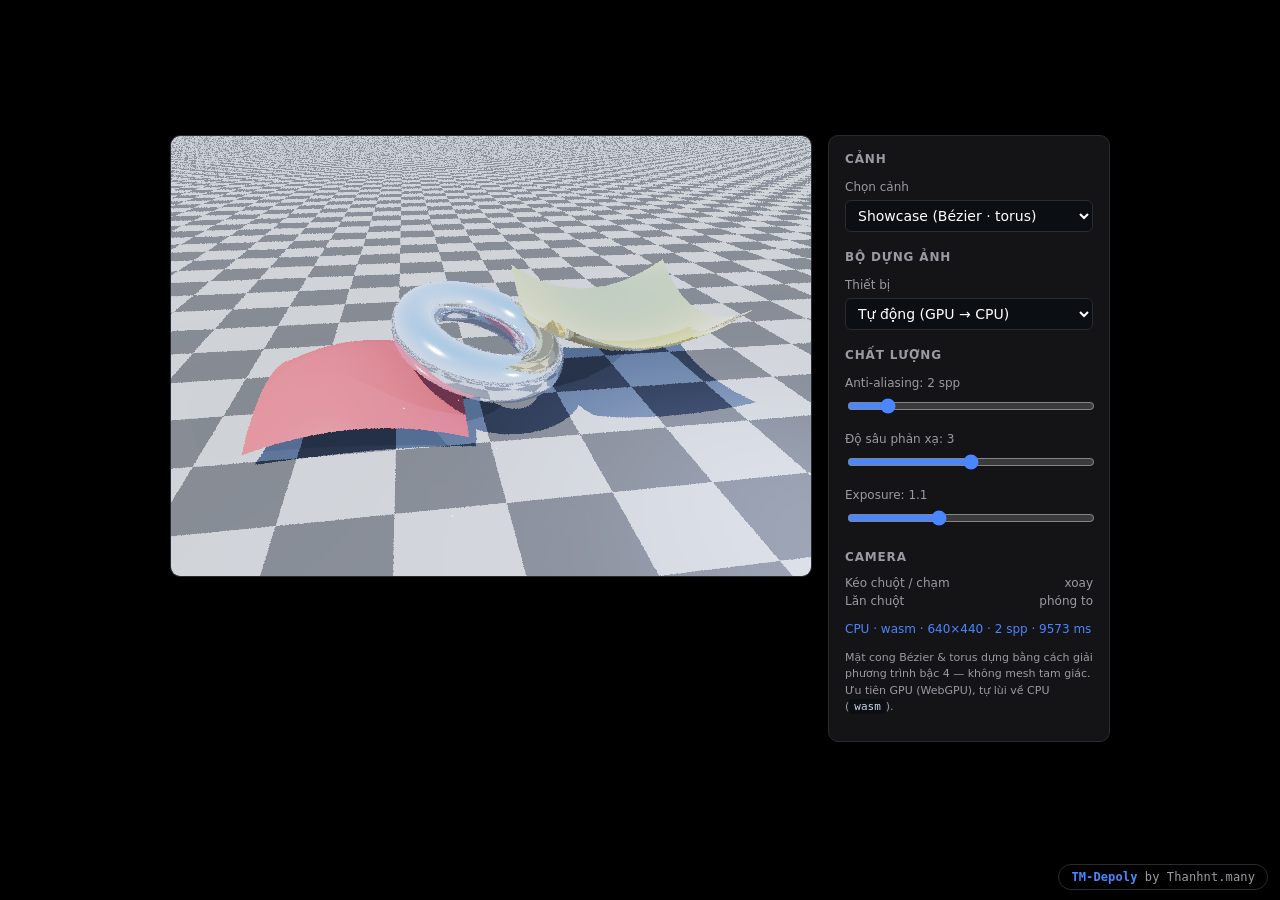
<file: tm-depoly/index.html>
<!DOCTYPE html>
<html lang="vi">
<head>
<meta charset="utf-8" />
<meta name="viewport" content="width=device-width, initial-scale=1" />
<title>TM-Depoly — analytic 3D renderer (WASM)</title>
<meta name="description" content="TM-Depoly (tmd) — a pure-C analytic 3D renderer by Thanhnt.many, compiled to WebAssembly. Drag to orbit, scroll to zoom, switch scenes and quality." />
<style>
  :root {
    --bg: #000000; --panel: #141417; --line: #2a2a2f;
    --fg: #ffffff; --muted: #9a9ba2; --accent: #4a86ff;
  }
  * { box-sizing: border-box; }
  html, body { height: 100%; }
  body {
    margin: 0; background: var(--bg); color: var(--fg);
    font: 14px/1.5 system-ui, -apple-system, "Be Vietnam Pro", Segoe UI, Roboto, sans-serif;
    display: flex; flex-direction: column; align-items: center; justify-content: center;
    padding: 16px 16px 40px;
  }
  .stage {
    display: flex; gap: 16px; flex-wrap: wrap; align-items: flex-start;
    justify-content: center; width: 100%; max-width: 940px;
  }
  canvas {
    background: #000; border: 1px solid var(--line); border-radius: 10px;
    cursor: grab; max-width: 100%; height: auto; touch-action: none; flex: 0 1 640px;
  }
  canvas:active { cursor: grabbing; }
  .panel {
    background: var(--panel); border: 1px solid var(--line); border-radius: 10px;
    padding: 14px 16px; flex: 1 1 240px; min-width: 240px; max-width: 300px;
  }
  .panel h2 { font-size: 12px; text-transform: uppercase; letter-spacing: .07em;
    color: var(--muted); margin: 0 0 8px; }
  label { display: block; margin: 10px 0 4px; color: var(--muted); font-size: 12px; }
  input[type=range] { width: 100%; accent-color: var(--accent); }
  select { width: 100%; background: #0b0e13; color: var(--fg);
    border: 1px solid var(--line); border-radius: 6px; padding: 6px 8px; font: inherit; }
  .row { display: flex; justify-content: space-between; font-variant-numeric: tabular-nums;
    color: var(--muted); font-size: 12px; }
  .hint { color: var(--muted); font-size: 11px; margin-top: 12px; }
  #status { color: var(--accent); font-size: 12px; min-height: 1.4em; margin-top: 10px;
    font-variant-numeric: tabular-nums; }
  code { background: #0b0e13; padding: 1px 5px; border-radius: 4px; color: #cbd5e1; }
  /* The corner signature — TM-Depoly by Thanhnt.many. */
  .badge {
    position: fixed; right: 12px; bottom: 10px; z-index: 5;
    font: 500 12px/1 "JetBrains Mono", ui-monospace, SFMono-Regular, Menlo, monospace;
    color: var(--muted); background: color-mix(in srgb, var(--bg) 78%, transparent);
    border: 1px solid var(--line); border-radius: 999px; padding: 6px 12px;
    text-decoration: none; letter-spacing: .01em; backdrop-filter: blur(4px);
  }
  .badge b { color: var(--accent); font-weight: 600; }
  .badge:hover { color: var(--fg); }
</style>
</head>
<body>
  <div class="stage">
    <canvas id="view" width="640" height="440" aria-label="TM-Depoly 3D viewport"></canvas>
    <div class="panel">
      <h2>Cảnh</h2>
      <label for="scene">Chọn cảnh</label>
      <select id="scene">
        <option value="showcase">Showcase (Bézier · torus)</option>
        <option value="primitives">Primitives (cầu · hộp · trụ)</option>
      </select>

      <h2 style="margin-top:16px">Bộ dựng ảnh</h2>
      <label for="backend">Thiết bị</label>
      <select id="backend">
        <option value="auto">Tự động (GPU → CPU)</option>
        <option value="gpu">GPU · WebGPU</option>
        <option value="cpu">CPU · wasm</option>
      </select>

      <h2 style="margin-top:16px">Chất lượng</h2>
      <label for="spp">Anti-aliasing: <span id="sppVal">2</span> spp</label>
      <input id="spp" type="range" min="1" max="8" step="1" value="2" />
      <label for="depth">Độ sâu phản xạ: <span id="depthVal">3</span></label>
      <input id="depth" type="range" min="0" max="6" step="1" value="3" />
      <label for="exp">Exposure: <span id="expVal">1.1</span></label>
      <input id="exp" type="range" min="0.3" max="2.5" step="0.1" value="1.1" />

      <h2 style="margin-top:16px">Camera</h2>
      <div class="row"><span>Kéo chuột / chạm</span><span>xoay</span></div>
      <div class="row"><span>Lăn chuột</span><span>phóng to</span></div>

      <div id="status">đang tải WebAssembly…</div>
      <p class="hint">Mặt cong Bézier &amp; torus dựng bằng cách giải phương trình bậc 4 — không mesh tam giác. Ưu tiên GPU (WebGPU), tự lùi về CPU (<code>wasm</code>).</p>
    </div>
  </div>

  <a class="badge" href="https://github.com/thanhntmany" target="_blank" rel="noopener"><b>TM-Depoly</b> by Thanhnt.many</a>

  <script src="tmd.js"></script>
  <script src="tmd-gpu.js"></script>
  <script src="tmd.lib.js"></script>
  <script src="main.js"></script>
</body>
</html>
</file>
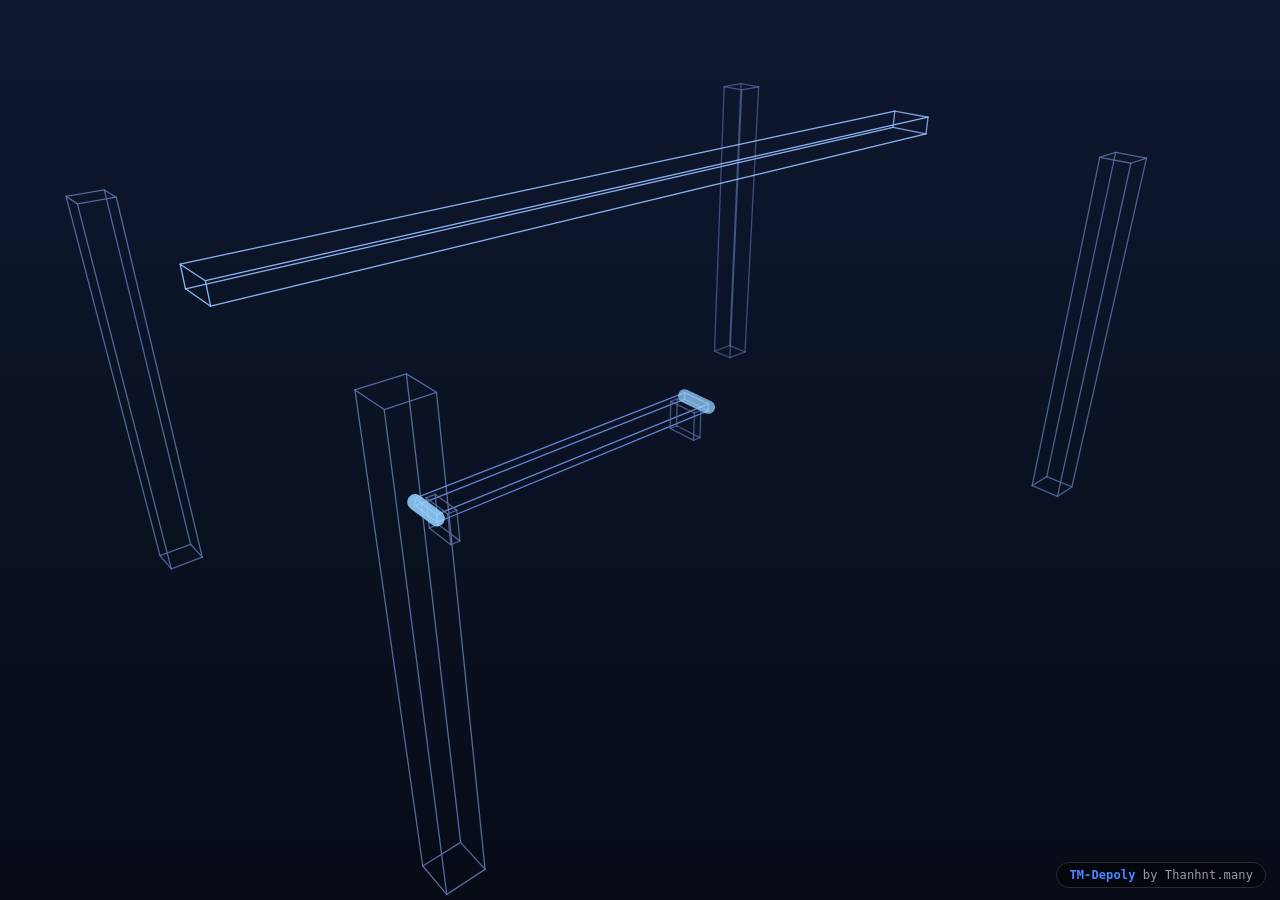
<file: tm-depoly/factory.html>
<!DOCTYPE html>
<html lang="en">
<head>
<meta charset="utf-8" />
<meta name="viewport" content="width=device-width, initial-scale=1" />
<title>TM-Depoly — robot factory</title>
<style>
  html, body { margin: 0; height: 100%; background: #070b14; overflow: hidden; }
  /* Two stacked full-viewport layers: the ray-traced "photo" beneath, the live
     vector "blueprint" on top. The blueprint carries scroll/interaction at 60fps;
     the ray-trace fades in (blueprint fades out) when the view settles. */
  #rt, #wire {
    position: fixed; inset: 0; width: 100%; height: 100%; display: block;
  }
  #rt { z-index: 0; background: #070b14; }
  #wire { z-index: 1; cursor: grab; touch-action: none; transition: opacity .6s ease; }
  #wire:active { cursor: grabbing; }
  .badge {
    position: fixed; right: 14px; bottom: 12px; z-index: 5;
    font: 500 12px/1 "JetBrains Mono", ui-monospace, SFMono-Regular, Menlo, monospace;
    color: #9a9ba2; background: rgba(0,0,0,.42);
    border: 1px solid #2a2a2f; border-radius: 999px; padding: 6px 12px;
    text-decoration: none; letter-spacing: .01em; backdrop-filter: blur(4px);
  }
  .badge b { color: #4a86ff; font-weight: 600; }
  .badge:hover { color: #fff; }
</style>
</head>
<body>
  <canvas id="rt" aria-hidden="true"></canvas>
  <canvas id="wire" aria-label="TM-Depoly — automated robot factory, live 3D"></canvas>
  <a class="badge" href="https://github.com/thanhntmany" target="_blank" rel="noopener"><b>TM-Depoly</b> by Thanhnt.many</a>

  <script src="tmd.js"></script>
  <script src="tmd-gpu.js"></script>
  <script src="tmd.lib.js"></script>
  <script src="factory.js"></script>
</body>
</html>
</file>
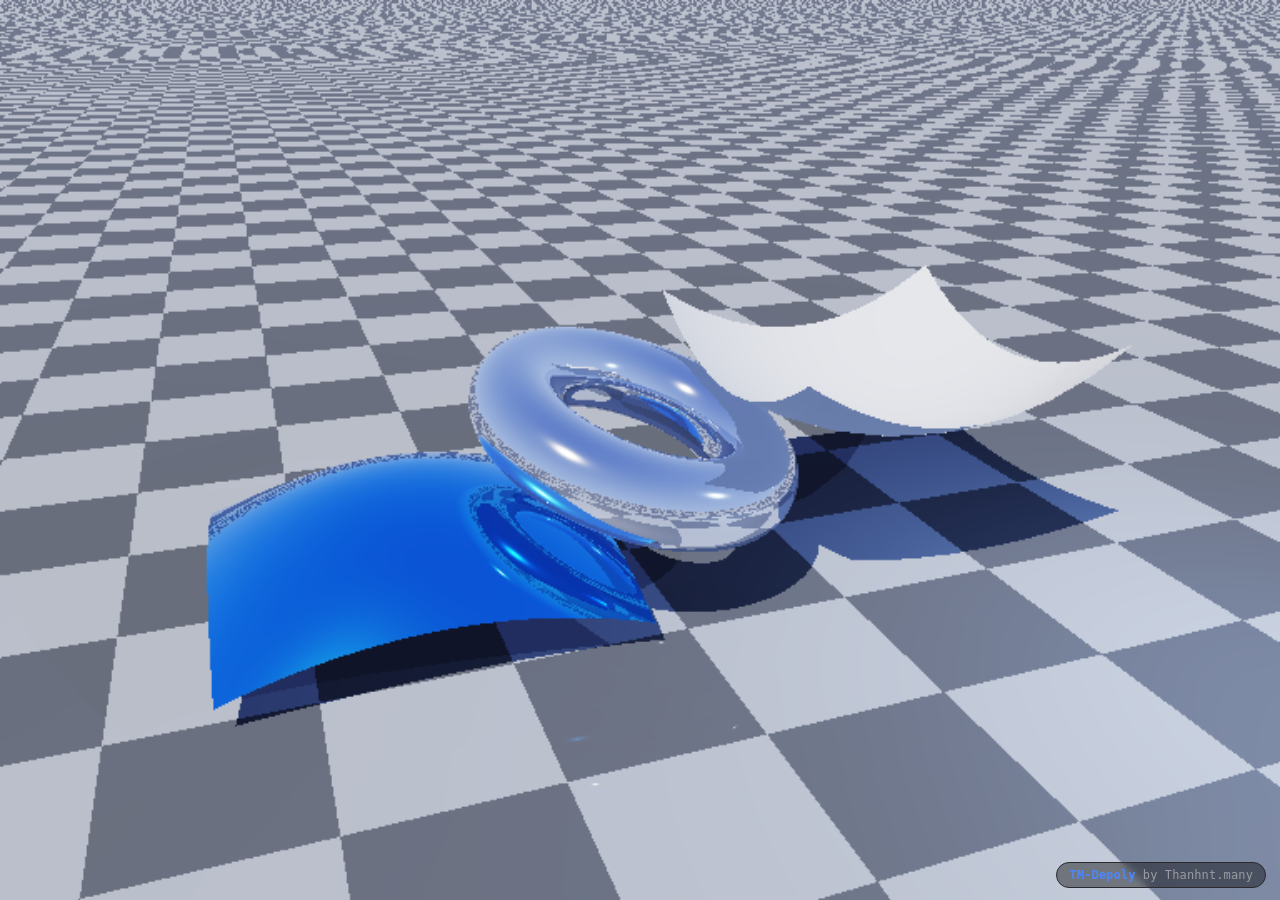
<file: tm-depoly/hero.html>
<!DOCTYPE html>
<html lang="vi">
<head>
<meta charset="utf-8" />
<meta name="viewport" content="width=device-width, initial-scale=1" />
<title>TM-Depoly — live 3D hero</title>
<style>
  html, body { margin: 0; height: 100%; background: #000; overflow: hidden; }
  #view {
    display: block; width: 100%; height: 100%;
    cursor: grab; touch-action: none; background: #000;
  }
  #view:active { cursor: grabbing; }
  .badge {
    position: fixed; right: 14px; bottom: 12px; z-index: 5;
    font: 500 12px/1 "JetBrains Mono", ui-monospace, SFMono-Regular, Menlo, monospace;
    color: #9a9ba2; background: rgba(0,0,0,.42);
    border: 1px solid #2a2a2f; border-radius: 999px; padding: 6px 12px;
    text-decoration: none; letter-spacing: .01em; backdrop-filter: blur(4px);
  }
  .badge b { color: #4a86ff; font-weight: 600; }
  .badge:hover { color: #fff; }
</style>
</head>
<body>
  <canvas id="view" aria-label="TM-Depoly live 3D scene"></canvas>
  <a class="badge" href="https://github.com/thanhntmany" target="_blank" rel="noopener"><b>TM-Depoly</b> by Thanhnt.many</a>

  <script src="tmd.js"></script>
  <script src="tmd-gpu.js"></script>
  <script src="tmd.lib.js"></script>
  <script src="hero.js"></script>
</body>
</html>
</file>
<file: static/theme/static/main.css>
/* thanhntmany theme */

:root {
  --bg: #f7f8fa;
  --bg-elev: #ffffff;
  --bg-sunk: #eceef2;
  --ink: #000000;
  --ink-2: #434347;
  --ink-3: #8b8c92;
  --line: #dfe1e6;
  --accent: #0057ff;
  --accent-ink: #ffffff;
  --accent-soft: #e4ecff;
  --ok: #1f8a4c;
  --shadow: 0 1px 0 rgba(0, 0, 0, .04), 0 12px 32px -18px rgba(0, 0, 0, .22);

  --font: "Be Vietnam Pro", system-ui, -apple-system, "Segoe UI", Roboto, sans-serif;
  --mono: "JetBrains Mono", ui-monospace, SFMono-Regular, Menlo, Consolas, monospace;
  --radius: 14px;
  --wrap: min(1560px, 92vw);
  --gutter: clamp(16px, 4vw, 40px);
  color-scheme: light;
}

@media (prefers-color-scheme: dark) {
  :root:not([data-theme="light"]) {
    --bg: #000000;
    --bg-elev: #141417;
    --bg-sunk: #0a0a0b;
    --ink: #ffffff;
    --ink-2: #c2c3c8;
    --ink-3: #85868d;
    --line: #2a2a2f;
    --accent: #4a86ff;
    --accent-ink: #ffffff;
    --accent-soft: #10275e;
    --ok: #4fb06e;
    --shadow: 0 1px 0 rgba(0, 0, 0, .4), 0 16px 40px -20px rgba(0, 0, 0, .8);
    color-scheme: dark;
  }
}

:root[data-theme="dark"] {
  --bg: #000000;
  --bg-elev: #141417;
  --bg-sunk: #0a0a0b;
  --ink: #ffffff;
  --ink-2: #c2c3c8;
  --ink-3: #85868d;
  --line: #2a2a2f;
  --accent: #4a86ff;
  --accent-ink: #ffffff;
  --accent-soft: #10275e;
  --ok: #4fb06e;
  --shadow: 0 1px 0 rgba(0, 0, 0, .4), 0 16px 40px -20px rgba(0, 0, 0, .8);
  color-scheme: dark;
}

/* ---------- base ---------- */

*,
*::before,
*::after {
  box-sizing: border-box;
}

html {
  scroll-behavior: smooth;
  scroll-padding-top: 88px;
  -webkit-text-size-adjust: 100%;
}

body {
  margin: 0;
  background: var(--bg);
  color: var(--ink);
  font: 400 16px/1.65 var(--font);
  -webkit-font-smoothing: antialiased;
  overflow-x: hidden;
}

a {
  color: inherit;
  text-decoration: none;
}

h1,
h2,
h3,
p {
  margin: 0;
}

::selection {
  background: var(--accent);
  color: var(--accent-ink);
}

:focus-visible {
  outline: 2px solid var(--accent);
  outline-offset: 3px;
  border-radius: 6px;
}

.mono {
  font-family: var(--mono);
}

.wrap {
  width: 100%;
  max-width: var(--wrap);
  margin: 0 auto;
  padding: 0 var(--gutter);
}

.skip {
  position: absolute;
  left: -999px;
  top: 8px;
  z-index: 100;
  padding: 8px 14px;
  background: var(--ink);
  color: var(--bg);
  border-radius: 8px;
}

.skip:focus {
  left: 16px;
}

/* ---------- header ---------- */

.topbar {
  position: sticky;
  top: 0;
  z-index: 20;
  background: color-mix(in srgb, var(--bg) 82%, transparent);
  backdrop-filter: saturate(1.4) blur(12px);
  -webkit-backdrop-filter: saturate(1.4) blur(12px);
  border-bottom: 1px solid transparent;
  transition: border-color .2s;
}

.topbar.is-scrolled {
  border-bottom-color: var(--line);
}

.topbar .wrap {
  display: flex;
  align-items: center;
  gap: 16px;
  height: 64px;
}

.brand {
  display: inline-flex;
  align-items: center;
  gap: 10px;
  font: 600 15px/1 var(--mono);
  letter-spacing: -.01em;
}

.brand-mark {
  display: block;
  flex: none;
  width: 32px;
  height: 32px;
}

.logo {
  display: block;
  width: 100%;
  height: 100%;
}

.brand-tilde {
  color: var(--ink-3);
}

.nav {
  display: flex;
  gap: 4px;
  margin-left: auto;
}

.nav a {
  padding: 8px 12px;
  border-radius: 999px;
  color: var(--ink-2);
  font-size: 14px;
  font-weight: 500;
  transition: color .15s, background .15s;
}

.nav a:hover,
.nav a.is-active {
  color: var(--ink);
  background: var(--bg-sunk);
}

.icon-btn {
  display: grid;
  place-items: center;
  width: 38px;
  height: 38px;
  flex: none;
  border: 1px solid var(--line);
  border-radius: 999px;
  background: var(--bg-elev);
  color: var(--ink);
  cursor: pointer;
  transition: border-color .15s, transform .15s;
}

.icon-btn:hover {
  border-color: var(--ink-3);
}

.icon-btn:active {
  transform: scale(.94);
}

.icon-btn svg {
  width: 18px;
  height: 18px;
}

.lang-switch {
  font: 600 12px/1 var(--mono);
  letter-spacing: .04em;
  text-decoration: none;
}

.theme-toggle .i-sun {
  display: none;
}

:root[data-theme="dark"] .theme-toggle .i-sun {
  display: block;
}

:root[data-theme="dark"] .theme-toggle .i-moon {
  display: none;
}

@media (prefers-color-scheme: dark) {
  :root:not([data-theme="light"]) .theme-toggle .i-sun {
    display: block;
  }

  :root:not([data-theme="light"]) .theme-toggle .i-moon {
    display: none;
  }
}

/* ---------- hero ---------- */

.hero {
  position: relative;
  min-height: min(880px, 94vh);
  display: flex;
  align-items: center;
  padding: clamp(104px, 15vh, 168px) 0 clamp(56px, 8vw, 96px);
  overflow: hidden;
  /* A cinematic dark hero in both themes, so white text always reads over the 3D. */
  --bg: #000000;
  --bg-elev: #141417;
  --bg-sunk: #0a0a0b;
  --ink: #ffffff;
  --ink-2: #c2c3c8;
  --ink-3: #85868d;
  --line: #2a2a2f;
  --accent: #4a86ff;
  --accent-soft: #10275e;
  color: var(--ink);
}

/* Darken the 3D where the copy sits; leave the right/top clear to show the scene. */
.hero-scrim {
  position: absolute;
  inset: 0;
  z-index: 1;
  pointer-events: none;
  background:
    linear-gradient(90deg, #000 0%, rgba(0, 0, 0, .72) 30%, rgba(0, 0, 0, .18) 58%, rgba(0, 0, 0, 0) 78%),
    linear-gradient(0deg, #000 0%, rgba(0, 0, 0, .12) 24%, rgba(0, 0, 0, 0) 44%);
}

.hero .wrap {
  position: relative;
  z-index: 2;
  display: grid;
  grid-template-columns: minmax(0, 1.25fr) minmax(0, 1fr);
  gap: clamp(32px, 6vw, 72px);
  align-items: center;
  /* Let drags over empty copy reach the 3D; keep controls interactive. */
  pointer-events: none;
}

.hero .wrap a,
.hero .wrap button,
.hero .hero-aside {
  pointer-events: auto;
}

/* The hero's right column: the two "ways I can help" cards, stacked. */
.hero-aside {
  display: flex;
  flex-direction: column;
  gap: 16px;
}

.hero-tech {
  display: flex;
  flex-wrap: wrap;
  gap: 8px;
  margin-top: 28px;
  padding: 0;
  list-style: none;
}

.hero-tech li {
  font: 500 12px/1 var(--mono);
  color: var(--ink-2);
  border: 1px solid var(--line);
  border-radius: 999px;
  padding: 6px 11px;
  background: color-mix(in srgb, #000 55%, transparent);
  backdrop-filter: blur(3px);
}

.hero-hint {
  margin-top: 18px;
  max-width: 34em;
  color: var(--ink-3);
  font: 500 13px/1.5 var(--mono);
}

/* Touch devices: keep the hero as an ambient auto-rotating backdrop so a swipe
   scrolls the page instead of being captured by the 3D canvas. */
@media (pointer: coarse) {
  .hero-3d { pointer-events: none; }
  .hero-hint { display: none; }
}

.eyebrow {
  display: inline-flex;
  align-items: center;
  gap: 10px;
  padding: 6px 12px 6px 10px;
  border: 1px solid var(--line);
  border-radius: 999px;
  background: var(--bg-elev);
  color: var(--ink-2);
  font: 500 13px/1 var(--mono);
}

.dot {
  width: 8px;
  height: 8px;
  border-radius: 50%;
  background: var(--ok);
  box-shadow: 0 0 0 4px color-mix(in srgb, var(--ok) 22%, transparent);
}

.hero h1 {
  margin-top: 24px;
  font-size: clamp(44px, 7.5vw, 84px);
  font-weight: 700;
  line-height: 1.02;
  letter-spacing: -.035em;
}

.hero h1 .accent {
  color: var(--accent);
}

.lede {
  max-width: 34em;
  margin-top: 24px;
  color: var(--ink-2);
  font-size: clamp(17px, 1.6vw, 19px);
}

.actions {
  display: flex;
  flex-wrap: wrap;
  gap: 12px;
  margin-top: 36px;
}

.btn {
  display: inline-flex;
  align-items: center;
  gap: 10px;
  height: 48px;
  padding: 0 20px;
  border: 1px solid var(--line);
  border-radius: 999px;
  background: var(--bg-elev);
  color: var(--ink);
  font: 600 15px/1 var(--font);
  cursor: pointer;
  transition: transform .15s, border-color .15s, background .15s;
}

.btn svg {
  width: 18px;
  height: 18px;
  flex: none;
}

.btn:hover {
  transform: translateY(-1px);
  border-color: var(--ink-3);
}

.btn-primary {
  background: var(--ink);
  border-color: var(--ink);
  color: var(--bg);
}

.btn-primary:hover {
  border-color: var(--ink);
}

/* ---------- sections ---------- */

.section {
  padding: clamp(64px, 9vw, 112px) 0;
  border-top: 1px solid var(--line);
  /* Frosted, not fully opaque: the fixed 3D backdrop (#bg3d) stays visible behind
     the content as these sections scroll over it, while the tint + blur keep
     headings and cards readable. The hero and the control room are fully
     transparent to reveal the factory outright. */
  background: color-mix(in srgb, var(--bg) 70%, transparent);
  backdrop-filter: blur(7px) saturate(1.1);
  -webkit-backdrop-filter: blur(7px) saturate(1.1);
  position: relative;
}

.section-head {
  display: grid;
  grid-template-columns: 200px minmax(0, 1fr);
  gap: 24px;
  margin-bottom: 40px;
}

.section-num {
  color: var(--ink-3);
  font: 500 13px/2.4 var(--mono);
}

.section-num b {
  color: var(--accent);
  font-weight: 500;
}

.section h2 {
  font-size: clamp(28px, 4vw, 40px);
  font-weight: 700;
  line-height: 1.15;
  letter-spacing: -.025em;
}

.section-sub {
  max-width: 38em;
  margin-top: 12px;
  color: var(--ink-2);
}

.section-body {
  margin-left: 224px;
}

/* project cards */

.cards {
  display: grid;
  grid-template-columns: repeat(2, minmax(0, 1fr));
  gap: 16px;
}

.card {
  position: relative;
  display: flex;
  flex-direction: column;
  gap: 12px;
  padding: 24px;
  border: 1px solid var(--line);
  border-radius: var(--radius);
  background: var(--bg-elev);
  transition: transform .2s, border-color .2s, box-shadow .2s;
}

.card:hover {
  transform: translateY(-3px);
  border-color: var(--ink-3);
  box-shadow: var(--shadow);
}

.card-top {
  display: flex;
  align-items: center;
  justify-content: space-between;
  gap: 12px;
}

.card-path {
  color: var(--ink-3);
  font: 500 13px/1 var(--mono);
}

.card h3 {
  font-size: 21px;
  font-weight: 650;
  letter-spacing: -.015em;
}

.card p {
  color: var(--ink-2);
  font-size: 15px;
}

.cards + .updating {
  margin-top: 16px;
}

.card-foot {
  display: flex;
  flex-wrap: wrap;
  align-items: center;
  gap: 8px;
  margin-top: auto;
  padding-top: 8px;
}

.tag {
  padding: 4px 10px;
  border-radius: 999px;
  background: var(--bg-sunk);
  color: var(--ink-2);
  font: 500 12px/1.4 var(--mono);
}

.status {
  display: inline-flex;
  align-items: center;
  gap: 6px;
  padding: 4px 10px;
  border: 1px solid var(--line);
  border-radius: 999px;
  color: var(--ink-2);
  font: 500 12px/1.4 var(--mono);
  white-space: nowrap;
}

.status::before {
  content: "";
  width: 6px;
  height: 6px;
  border-radius: 50%;
  background: var(--ink-3);
}

.status.live {
  color: var(--ok);
  border-color: color-mix(in srgb, var(--ok) 40%, var(--line));
}

.status.live::before {
  background: var(--ok);
}

.card-arrow {
  position: absolute;
  right: 22px;
  bottom: 22px;
  color: var(--ink-3);
  transition: transform .2s, color .2s;
}

.card:hover .card-arrow {
  color: var(--accent);
  transform: translate(3px, -3px);
}

/* notebook index */

.index {
  display: grid;
  grid-template-columns: repeat(3, minmax(0, 1fr));
  gap: 16px;
}

.shelf {
  padding: 20px 20px 12px;
  border: 1px solid var(--line);
  border-radius: var(--radius);
  background: var(--bg-elev);
}

.shelf h3 {
  display: flex;
  align-items: baseline;
  justify-content: space-between;
  margin-bottom: 8px;
  color: var(--ink-3);
  font: 600 12px/1.4 var(--mono);
  letter-spacing: .08em;
  text-transform: uppercase;
}

.shelf ul {
  margin: 0;
  padding: 0;
  list-style: none;
}

.shelf li + li {
  border-top: 1px dashed var(--line);
}

.shelf a {
  display: flex;
  align-items: baseline;
  gap: 12px;
  padding: 12px 0;
  transition: color .15s;
}

.shelf a:hover {
  color: var(--accent);
}

.shelf a span {
  flex: 1;
  font-weight: 550;
}

.shelf a small {
  color: var(--ink-3);
  font: 400 12px/1.4 var(--mono);
}

/* header cta */

.btn-sm {
  height: 38px;
  padding: 0 16px;
  font-size: 14px;
  flex: none;
}

.btn-sm svg {
  width: 16px;
  height: 16px;
}

.lede b {
  color: var(--ink);
  font-weight: 600;
}

/* contact card in hero */

.reach {
  padding: 24px;
  border: 1px solid var(--line);
  border-radius: var(--radius);
  background: var(--bg-elev);
  box-shadow: var(--shadow);
}

.reach-head {
  display: flex;
  align-items: center;
  gap: 14px;
  padding-bottom: 18px;
  border-bottom: 1px solid var(--line);
}

.reach-head .brand-mark {
  width: 44px;
  height: 44px;
}

.reach-head b {
  display: block;
  font-size: 17px;
}

.reach-head small {
  color: var(--ink-3);
  font: 500 12px/1.4 var(--mono);
}

.channels {
  margin: 8px 0 0;
  padding: 0;
  list-style: none;
}

.channels li {
  display: flex;
  align-items: center;
  gap: 8px;
}

.channels li + li {
  border-top: 1px dashed var(--line);
}

.channels a {
  display: flex;
  flex: 1;
  align-items: center;
  gap: 14px;
  min-width: 0;
  padding: 12px 0;
  font-weight: 600;
  transition: color .15s;
}

.channels a:hover {
  color: var(--accent);
}

.channels a > svg {
  width: 20px;
  height: 20px;
  flex: none;
  color: var(--ink-3);
}

.channels a span {
  min-width: 0;
  overflow-wrap: anywhere;
}

.channels small {
  display: block;
  color: var(--ink-3);
  font: 500 11px/1.4 var(--mono);
  letter-spacing: .06em;
  text-transform: uppercase;
}

.channels .icon-btn {
  width: 34px;
  height: 34px;
}

.channels .icon-btn svg {
  width: 15px;
  height: 15px;
}

.reach-note,
.contact-note {
  display: flex;
  gap: 10px;
  color: var(--ink-2);
  font-size: 14px;
}

.reach-note {
  margin-top: 8px;
  padding: 12px 14px;
  border-radius: 10px;
  background: var(--accent-soft);
}

.reach-note svg,
.contact-note svg {
  width: 18px;
  height: 18px;
  flex: none;
  margin-top: 2px;
  color: var(--accent);
}

/* services */

.services {
  display: grid;
  grid-template-columns: repeat(2, minmax(0, 1fr));
  gap: 16px;
}

.service {
  display: flex;
  flex-direction: column;
  align-items: flex-start;
  gap: 12px;
  padding: 28px;
  border: 1px solid var(--line);
  border-radius: var(--radius);
  background: var(--bg-elev);
}

.service-num {
  display: grid;
  place-items: center;
  width: 36px;
  height: 36px;
  border-radius: 10px;
  background: var(--accent-soft);
  color: var(--accent);
  font: 700 15px/1 var(--mono);
}

.service h3 {
  display: flex;
  flex-wrap: wrap;
  align-items: center;
  gap: 10px;
  font-size: 20px;
  font-weight: 650;
  letter-spacing: -.01em;
}

.service p {
  color: var(--ink-2);
}

.service .service-fine {
  margin-top: -4px;
  color: var(--ink-3);
  font-size: 14px;
}

.service .btn {
  margin-top: auto;
}

.langs,
.chips {
  display: flex;
  flex-wrap: wrap;
  gap: 6px;
  margin: 0;
  padding: 0;
  list-style: none;
}

.langs li,
.chips li {
  padding: 4px 10px;
  border-radius: 999px;
  background: var(--bg-sunk);
  color: var(--ink-2);
  font-size: 13px;
  font-weight: 500;
}

/* focus on the problem */

/* The contact card and the focus card share one row inside the Services section. */
.service-row {
  display: grid;
  grid-template-columns: minmax(0, 360px) minmax(0, 1fr);
  gap: 16px;
  align-items: start;
}

.service-row .reach {
  background: var(--bg-elev);
}

.focus {
  padding: 24px;
  border-radius: var(--radius);
  background: var(--bg-sunk);
}

.focus h3 {
  color: var(--ink-3);
  font: 600 12px/1.4 var(--mono);
  letter-spacing: .08em;
  text-transform: uppercase;
}

.chats {
  display: grid;
  grid-template-columns: repeat(2, minmax(0, 1fr));
  gap: 16px;
  margin-top: 16px;
}

.chat {
  display: flex;
  flex-direction: column;
  gap: 6px;
  padding: 16px;
  border-radius: 12px;
  background: var(--bg-elev);
}

.chat-label {
  margin-bottom: 4px;
  font: 600 13px/1.4 var(--mono);
}

.chat-do .chat-label {
  color: var(--ok);
}

.chat-dont .chat-label {
  color: var(--accent);
}

.msg-row {
  display: flex;
  align-items: flex-end;
  gap: 8px;
  max-width: 88%;
}

.msg-row.you {
  align-self: flex-end;
  text-align: right;
}

.msg-row.me {
  align-self: flex-start;
}

.avatar {
  display: block;
  width: 28px;
  height: 28px;
  flex: none;
}

.who {
  display: block;
  margin-bottom: 3px;
  color: var(--ink-3);
  font: 500 11px/1.2 var(--mono);
}

.msg {
  display: inline-block;
  padding: 8px 12px;
  border-radius: 14px;
  font-size: 14px;
  text-align: left;
}

.msg.you {
  border-bottom-right-radius: 4px;
  background: var(--bg-sunk);
  color: var(--ink);
}

.msg.me {
  border-bottom-left-radius: 4px;
  background: var(--accent-soft);
  color: var(--ink);
}

.wait {
  align-self: center;
  color: var(--ink-3);
  font: italic 400 12px/1.4 var(--mono);
}

/* about */

.about {
  display: grid;
  grid-template-columns: minmax(0, 1.4fr) minmax(0, 1fr);
  gap: 16px;
  align-items: start;
}

.timeline {
  position: relative;
  margin: 0;
  padding: 0;
  list-style: none;
}

.timeline::before {
  content: "";
  position: absolute;
  top: 8px;
  bottom: 8px;
  left: 5px;
  width: 1px;
  background: var(--line);
}

.timeline li {
  position: relative;
  display: grid;
  grid-template-columns: 104px minmax(0, 1fr);
  gap: 4px 16px;
  padding: 0 0 22px 28px;
}

.timeline li::before {
  content: "";
  position: absolute;
  top: 6px;
  left: 0;
  width: 11px;
  height: 11px;
  border: 2px solid var(--ink-3);
  border-radius: 50%;
  background: var(--bg);
}

.timeline li:first-child::before {
  border-color: var(--accent);
  background: var(--accent);
}

.tl-when {
  color: var(--ink-3);
  font: 500 13px/1.8 var(--mono);
}

.timeline li:first-child .tl-when {
  color: var(--accent);
}

.timeline b {
  font-weight: 650;
}

.timeline p {
  margin-top: 2px;
  color: var(--ink-2);
  font-size: 15px;
}

.skills h3 + .chips {
  margin-bottom: 18px;
}

.skills .chips:last-child {
  margin-bottom: 8px;
}

/* projects */

.updating {
  display: flex;
  flex-wrap: wrap;
  align-items: center;
  justify-content: space-between;
  gap: 16px 24px;
  padding: 24px 28px;
  border: 1px dashed var(--line);
  border-radius: var(--radius);
}

.updating p {
  flex: 1 1 320px;
  color: var(--ink-2);
}

.updating b {
  color: var(--ink);
}

.more {
  display: inline-flex;
  align-items: center;
  gap: 10px;
  margin-top: 24px;
  color: var(--ink-2);
  font-weight: 600;
  transition: color .15s;
}

.more svg {
  width: 18px;
  height: 18px;
}

.more:hover {
  color: var(--accent);
}

/* live 3D demo (TM-Depoly) */

/* Shared engine host: a static poster paints instantly, the live canvas fades in. */
.lab3d {
  position: relative;
}

/* The site-wide fixed 3D backdrop. Placed after `.lab3d` so `position: fixed`
   wins over `.lab3d { position: relative }`. z-index:-1 keeps it behind content;
   the hero and the (transparent) control room reveal it, opaque sections cover it. */
.bg3d {
  position: fixed;
  inset: 0;
  z-index: -1;
  background: #05070d;
  pointer-events: none;
  contain: strict;
}
.bg3d.is-controlling { pointer-events: auto; }
@media (pointer: coarse) {
  .bg3d { pointer-events: none !important; }   /* ambient only on touch */
}

.lab3d-poster,
.lab3d-frame {
  position: absolute;
  inset: 0;
  width: 100%;
  height: 100%;
}

.lab3d-poster {
  z-index: 0;
  object-fit: cover;
  opacity: 1;
  transition: opacity .9s ease;
}

.lab3d-frame {
  z-index: 1;
  border: 0;
  opacity: 0;
  transition: opacity .7s ease;
}

.lab3d.is-ready .lab3d-frame {
  opacity: 1;
}

.lab3d.is-ready .lab3d-poster {
  opacity: 0;
}

.lab3d-loader {
  position: absolute;
  z-index: 3;
  left: 50%;
  bottom: 18px;
  transform: translateX(-50%);
  display: flex;
  align-items: center;
  gap: 10px;
  padding: 8px 14px;
  border-radius: 999px;
  background: rgba(0, 0, 0, .5);
  border: 1px solid #2a2a2f;
  backdrop-filter: blur(4px);
  color: #c2c3c8;
  font: 500 12px/1 "JetBrains Mono", ui-monospace, SFMono-Regular, Menlo, monospace;
  pointer-events: none;
  transition: opacity .4s ease;
}

.lab3d-loader.is-done {
  opacity: 0;
}

.lab3d-failed .lab3d-loader {
  display: none;
}

.lab3d-spinner {
  width: 14px;
  height: 14px;
  border-radius: 50%;
  border: 2px solid rgba(255, 255, 255, .25);
  border-top-color: #4a86ff;
  animation: lab3d-spin .8s linear infinite;
}

@keyframes lab3d-spin {
  to { transform: rotate(360deg); }
}

@media (prefers-reduced-motion: reduce) {
  .lab3d-spinner { animation-duration: 2.4s; }
}

/* ---------- control room (05) ---------- */
/* The section that lets the visitor drive the fixed 3D backdrop. Transparent and
   tall so the factory shows through; a local dark palette keeps the overlaid copy
   legible over the 3D. The empty stage is pointer-transparent so drags reach the
   backdrop — only the heading and the control panel capture pointer events. */
.control {
  /* Fully transparent, with no border or frosted blur, so the live 3D factory
     reads through cleanly — unlike the other sections that frost over it. */
  background: transparent;
  border-top: none;
  backdrop-filter: none;
  -webkit-backdrop-filter: none;
  min-height: 100vh;
  display: flex;
  /* Title pinned to the top; the control panel sits at the bottom-right corner,
     leaving the centre clear for the factory. */
  align-items: flex-start;
  pointer-events: none;
  --ink: #ffffff;
  --ink-2: #c2c3c8;
  --ink-3: #85868d;
  --line: #2a2a2f;
  --accent: #4a86ff;
  --accent-soft: #10275e;
  color: var(--ink);
}
/* The copy stays legible over the moving factory with a soft text-shadow
   instead of a scrim, so nothing dims the view. */
.control .wrap { position: relative; z-index: 2; }
.control .section-head,
.control-panel { pointer-events: auto; }
.control .section-num,
.control .section-head h2,
.control .section-sub {
  text-shadow: 0 1px 2px rgba(0, 0, 0, .6), 0 2px 18px rgba(0, 0, 0, .55);
}
.control .section-sub { color: var(--ink-2); }
.control .section-body { margin-left: 0; }

/* Pinned to the lower-right corner so the centre stays clear — the visitor can
   watch the factory and drive it at the same time. */
.control-panel {
  position: absolute;
  z-index: 3;
  right: clamp(16px, 4vw, 56px);
  bottom: clamp(16px, 6vh, 64px);
  width: min(468px, calc(100vw - 32px));
  padding: 20px 22px;
  border: 1px solid var(--line);
  border-radius: var(--radius);
  background: color-mix(in srgb, #05070d 74%, transparent);
  backdrop-filter: blur(10px);
  -webkit-backdrop-filter: blur(10px);
  box-shadow: var(--shadow);
}
.control-hint {
  margin: 0 0 18px;
  color: var(--ink-2);
  font: 500 14px/1.6 var(--mono);
}
.control-hint b { color: #fff; }
.control-grid { display: grid; gap: 14px; }
.control-group {
  display: flex;
  flex-wrap: wrap;
  align-items: center;
  gap: 8px;
}
.control-label {
  flex: 0 0 auto;
  min-width: 68px;
  color: var(--ink-3);
  font: 600 12px/1.4 var(--mono);
  text-transform: uppercase;
  letter-spacing: .06em;
}
.ctl {
  display: inline-flex;
  align-items: center;
  gap: 7px;
  padding: 9px 14px;
  border: 1px solid var(--line);
  border-radius: 999px;
  background: color-mix(in srgb, #ffffff 6%, transparent);
  color: var(--ink);
  font: 500 13px/1 var(--mono);
  cursor: pointer;
  transition: border-color .15s, background .15s, color .15s;
}
.ctl:hover { border-color: var(--accent); color: #fff; }
.ctl:focus-visible { outline: 2px solid var(--accent); outline-offset: 2px; }
/* Toggle buttons (line / robots) light up while active. */
.ctl[aria-pressed="true"] {
  border-color: var(--accent);
  background: var(--accent-soft);
  color: #fff;
}
.ctl[aria-pressed="true"]::before {
  content: "";
  width: 7px;
  height: 7px;
  border-radius: 50%;
  background: var(--accent);
  box-shadow: 0 0 0 3px color-mix(in srgb, var(--accent) 30%, transparent);
}
.control-demo {
  display: inline-flex;
  align-items: center;
  gap: 7px;
  margin-top: 18px;
  color: var(--ink-2);
  font: 500 13px/1 var(--mono);
}
.control-demo svg { width: 16px; height: 16px; }
.control-demo:hover { color: var(--accent); }

@media (max-width: 720px) {
  .control {
    min-height: auto;
    display: block;
    padding-top: clamp(64px, 18vh, 140px);
    padding-bottom: clamp(48px, 12vh, 96px);
  }
  /* Back into the flow on small screens, where a corner overlay has no room. */
  .control-panel {
    position: static;
    width: auto;
    margin-top: 28px;
  }
}

/* contact */

.contact {
  padding: clamp(72px, 10vw, 128px) 0 48px;
  border-top: 1px solid var(--line);
  background: var(--bg-sunk);
}

.contact-kicker {
  color: var(--ink-3);
  font: 500 13px/1 var(--mono);
}

.contact-mail {
  display: inline-block;
  margin-top: 20px;
  font-size: clamp(28px, 6vw, 64px);
  font-weight: 700;
  line-height: 1.1;
  letter-spacing: -.03em;
  word-break: break-word;
  background: linear-gradient(currentColor, currentColor) 0 100% / 0 3px no-repeat;
  transition: background-size .35s, color .2s;
}

.contact-mail:hover {
  color: var(--accent);
  background-size: 100% 3px;
}

.contact-row {
  display: flex;
  flex-wrap: wrap;
  gap: 12px;
  margin-top: 32px;
}

.contact-note {
  margin-top: 24px;
}

.footer {
  display: flex;
  flex-wrap: wrap;
  justify-content: space-between;
  gap: 12px;
  margin-top: clamp(56px, 8vw, 96px);
  padding-top: 24px;
  border-top: 1px solid var(--line);
  color: var(--ink-3);
  font: 400 13px/1.6 var(--mono);
}

.footer a:hover {
  color: var(--accent);
}

/* toast */

.toast {
  position: fixed;
  left: 50%;
  bottom: 24px;
  z-index: 50;
  padding: 10px 16px;
  border-radius: 999px;
  background: var(--ink);
  color: var(--bg);
  font: 500 14px/1.4 var(--font);
  opacity: 0;
  transform: translate(-50%, 12px);
  pointer-events: none;
  transition: opacity .2s, transform .2s;
}

.toast.is-on {
  opacity: 1;
  transform: translate(-50%, 0);
}

/* reveal on scroll (enabled by js) */

.reveal-ready .reveal {
  opacity: 0;
  transform: translateY(16px);
  transition: opacity .6s ease, transform .6s ease;
}

.reveal-ready .reveal.is-in {
  opacity: 1;
  transform: none;
}

@media (prefers-reduced-motion: reduce) {
  html {
    scroll-behavior: auto;
  }

  *,
  *::before,
  *::after {
    animation: none !important;
    transition: none !important;
  }

  .reveal-ready .reveal {
    opacity: 1;
    transform: none;
  }
}

/* ---------- responsive ---------- */

@media (max-width: 960px) {
  .hero .wrap {
    grid-template-columns: minmax(0, 1fr);
  }

  .hero {
    min-height: auto;
  }

  /* Single column: darken the whole backdrop so white copy reads over the scene. */
  .hero-scrim {
    background: linear-gradient(180deg, rgba(0, 0, 0, .82) 0%, rgba(0, 0, 0, .55) 44%, rgba(0, 0, 0, .5) 100%);
  }

  .section-head {
    grid-template-columns: minmax(0, 1fr);
    gap: 8px;
  }

  .section-body {
    margin-left: 0;
  }

  .index {
    grid-template-columns: repeat(2, minmax(0, 1fr));
  }

  .service-row {
    grid-template-columns: minmax(0, 1fr);
  }

  .reach {
    max-width: 520px;
  }

  .about {
    grid-template-columns: minmax(0, 1fr);
  }
}

@media (max-width: 720px) {
  .nav {
    display: none;
  }

  .topbar .btn-sm {
    margin-left: auto;
  }

  .cards,
  .index,
  .services,
  .chats {
    grid-template-columns: minmax(0, 1fr);
  }

  .card,
  .service {
    padding: 20px;
  }

  .timeline li {
    grid-template-columns: minmax(0, 1fr);
  }

  .topbar .btn-sm span {
    display: none;
  }

  .topbar .btn-sm {
    width: 38px;
    padding: 0;
    justify-content: center;
  }


  .term {
    font-size: 13px;
  }

  .contact-mail {
    font-size: 6vw;
  }
}
</file>
